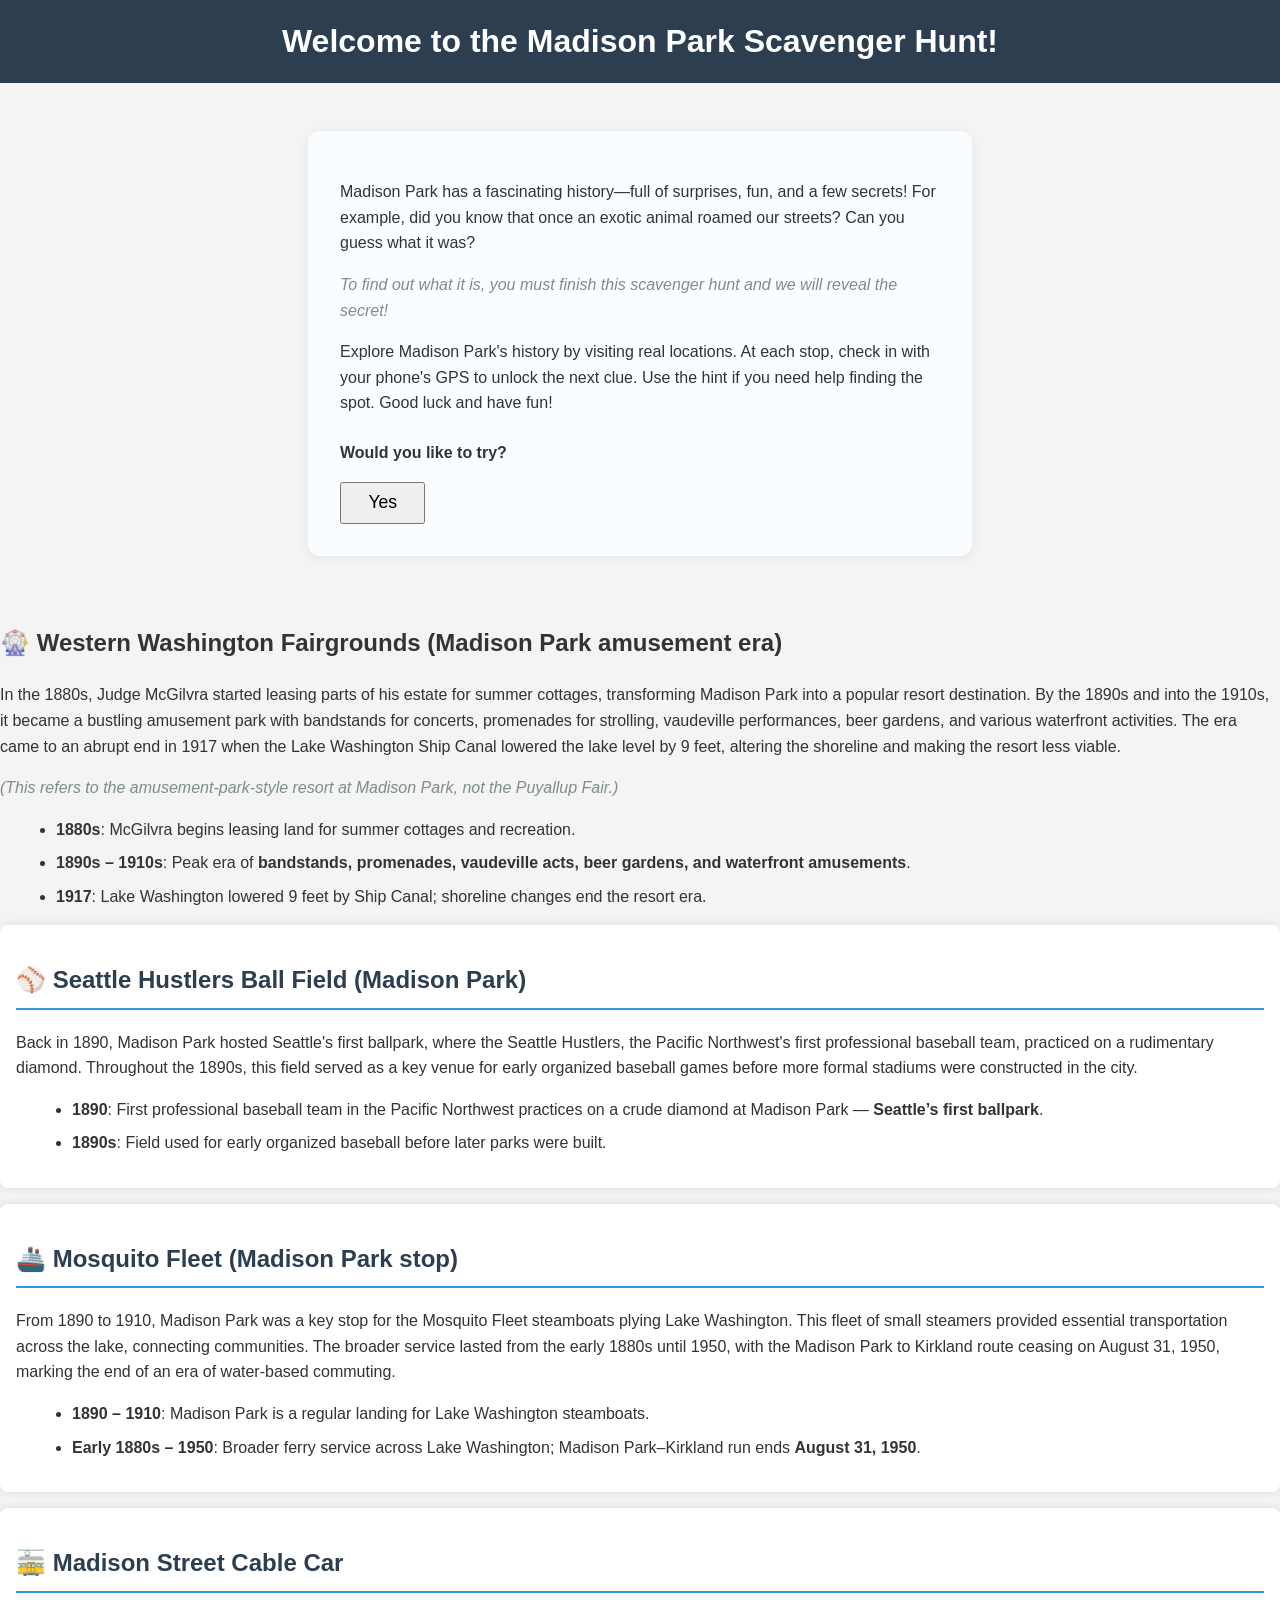
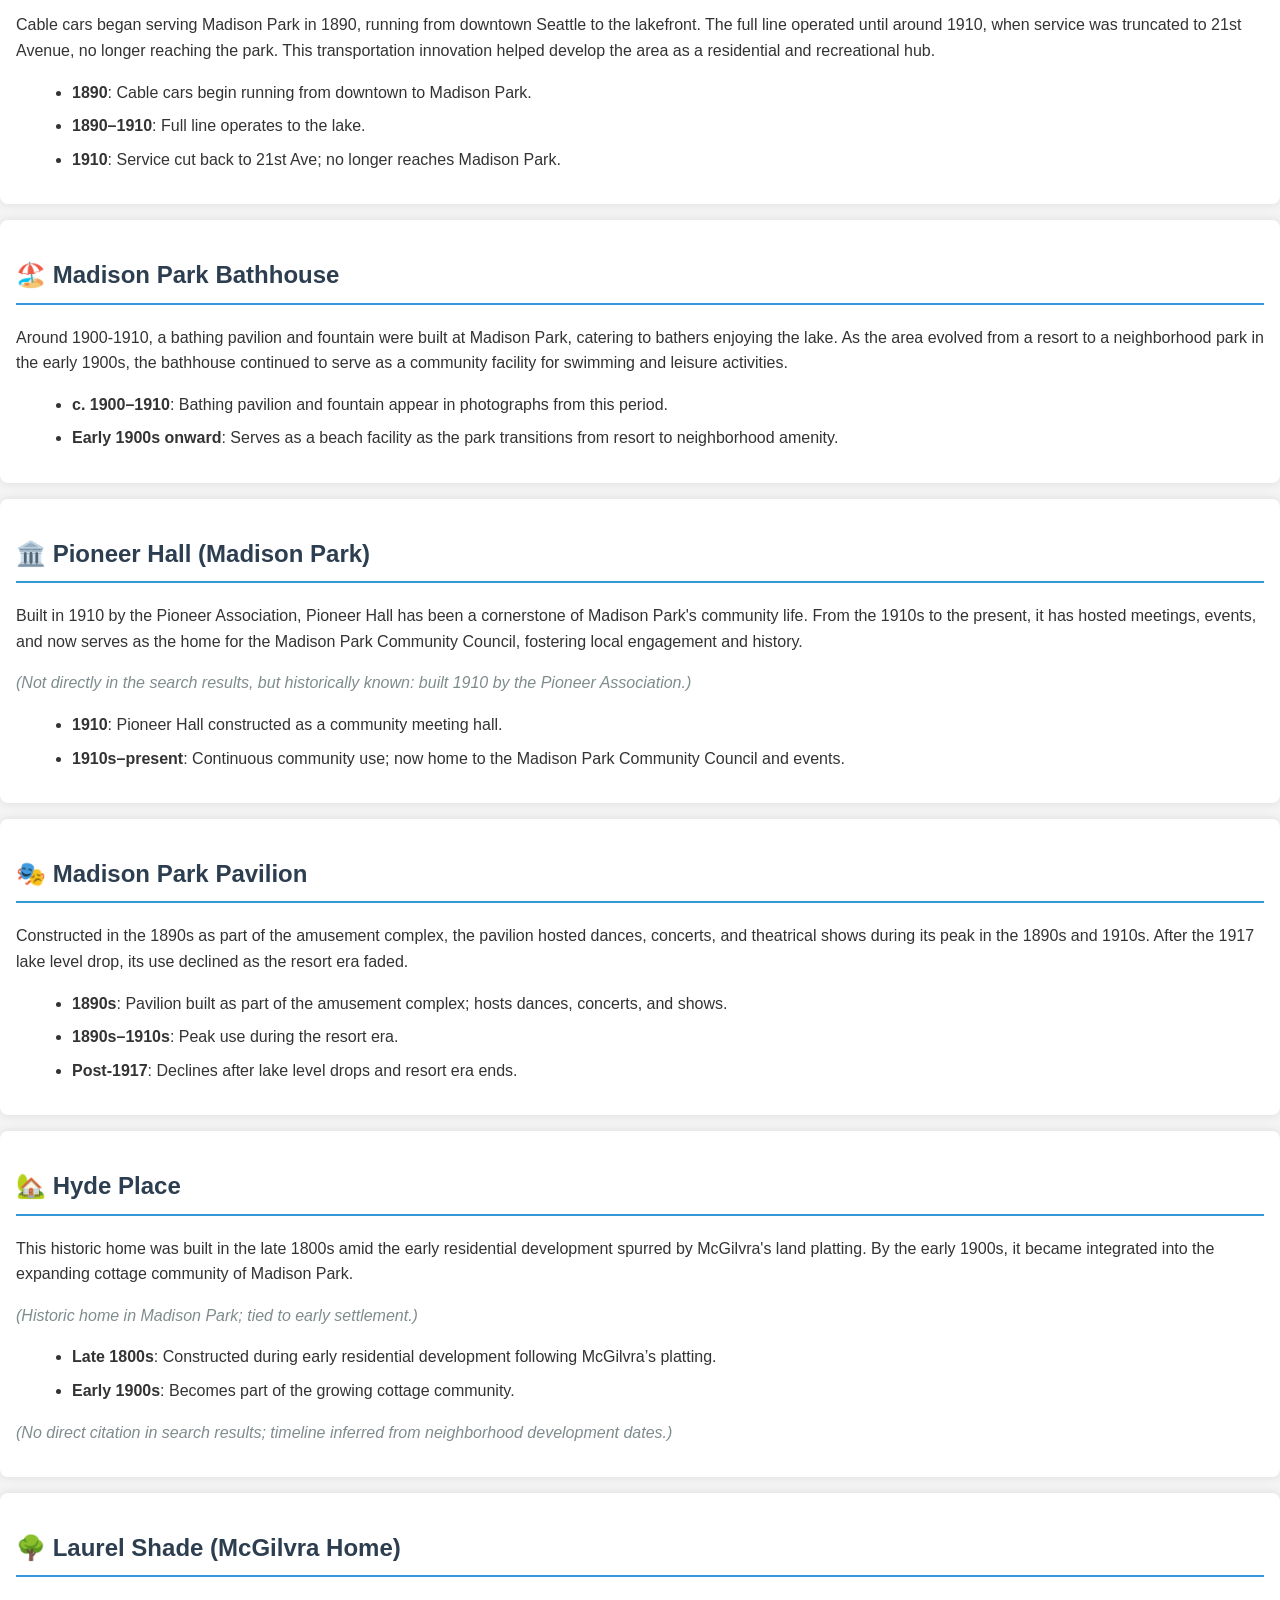
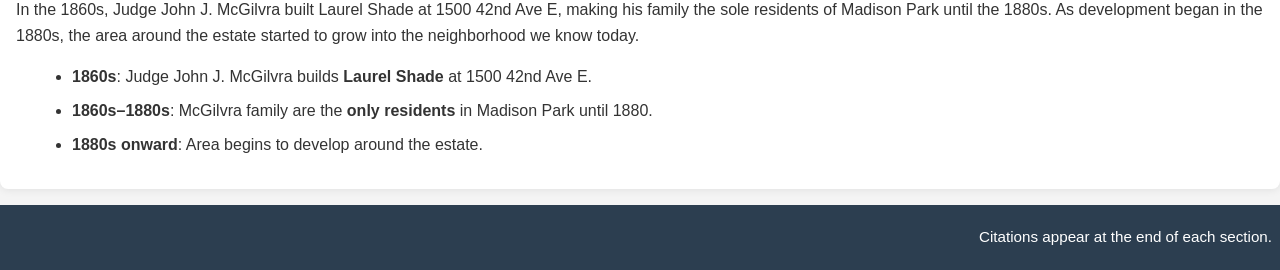
<file: index.html>
<!DOCTYPE html>
<html lang="en">
<head>
    <meta charset="UTF-8">
    <meta name="viewport" content="width=device-width, initial-scale=1.0">
    <title>Madison Park Historical Timeline</title>
    <link rel="stylesheet" href="style.css">
</head>
<body>
    <header>
        <h1>Welcome to the Madison Park Scavenger Hunt!</h1>
    </header>
    <main>
        <div style="max-width:600px;margin:2em auto;padding:2em;background:#fafdff;border-radius:12px;box-shadow:0 2px 12px #0001;">
            <p>Madison Park has a fascinating history—full of surprises, fun, and a few secrets! For example, did you know that once an exotic animal roamed our streets? Can you guess what it was?</p>
            <p style="margin:0;"><em>To find out what it is, you must finish this scavenger hunt and we will reveal the secret!</em></p>
            <p>Explore Madison Park's history by visiting real locations. At each stop, check in with your phone's GPS to unlock the next clue. Use the hint if you need help finding the spot. Good luck and have fun!</p>
            <div style="margin:1.5em 0 1em 0;font-weight:bold;">Would you like to try?</div>
            <button id="start-hunt-btn" style="font-size:1.1em;padding:0.5em 1.5em;">Yes</button>
        </div>
    </main>
    <script>
    document.addEventListener('DOMContentLoaded', function() {
        var btn = document.getElementById('start-hunt-btn');
        if (btn) {
            btn.onclick = function() {
                window.location.href = 'game.html';
            };
        }
    });
    </script>
            <h2>🎡 Western Washington Fairgrounds (Madison Park amusement era)</h2>
            <p>In the 1880s, Judge McGilvra started leasing parts of his estate for summer cottages, transforming Madison Park into a popular resort destination. By the 1890s and into the 1910s, it became a bustling amusement park with bandstands for concerts, promenades for strolling, vaudeville performances, beer gardens, and various waterfront activities. The era came to an abrupt end in 1917 when the Lake Washington Ship Canal lowered the lake level by 9 feet, altering the shoreline and making the resort less viable.</p>
            <p><em>(This refers to the amusement-park-style resort at Madison Park, not the Puyallup Fair.)</em></p>
            <ul>
                <li><strong>1880s</strong>: McGilvra begins leasing land for summer cottages and recreation.</li>
                <li><strong>1890s – 1910s</strong>: Peak era of <strong>bandstands, promenades, vaudeville acts, beer gardens, and waterfront amusements</strong>.</li>
                <li><strong>1917</strong>: Lake Washington lowered 9 feet by Ship Canal; shoreline changes end the resort era.</li>
            </ul>
        </section>

        <section id="ballfield">
            <h2>⚾ Seattle Hustlers Ball Field (Madison Park)</h2>
            <p>Back in 1890, Madison Park hosted Seattle's first ballpark, where the Seattle Hustlers, the Pacific Northwest's first professional baseball team, practiced on a rudimentary diamond. Throughout the 1890s, this field served as a key venue for early organized baseball games before more formal stadiums were constructed in the city.</p>
            <ul>
                <li><strong>1890</strong>: First professional baseball team in the Pacific Northwest practices on a crude diamond at Madison Park — <strong>Seattle’s first ballpark</strong>.</li>
                <li><strong>1890s</strong>: Field used for early organized baseball before later parks were built.</li>
            </ul>
        </section>

        <section id="mosquito">
            <h2>🚢 Mosquito Fleet (Madison Park stop)</h2>
            <p>From 1890 to 1910, Madison Park was a key stop for the Mosquito Fleet steamboats plying Lake Washington. This fleet of small steamers provided essential transportation across the lake, connecting communities. The broader service lasted from the early 1880s until 1950, with the Madison Park to Kirkland route ceasing on August 31, 1950, marking the end of an era of water-based commuting.</p>
            <ul>
                <li><strong>1890 – 1910</strong>: Madison Park is a regular landing for Lake Washington steamboats.</li>
                <li><strong>Early 1880s – 1950</strong>: Broader ferry service across Lake Washington; Madison Park–Kirkland run ends <strong>August 31, 1950</strong>.</li>
            </ul>
        </section>

        <section id="cablecar">
            <h2>🚋 Madison Street Cable Car</h2>
            <p>Cable cars began serving Madison Park in 1890, running from downtown Seattle to the lakefront. The full line operated until around 1910, when service was truncated to 21st Avenue, no longer reaching the park. This transportation innovation helped develop the area as a residential and recreational hub.</p>
            <ul>
                <li><strong>1890</strong>: Cable cars begin running from downtown to Madison Park.</li>
                <li><strong>1890–1910</strong>: Full line operates to the lake.</li>
                <li><strong>1910</strong>: Service cut back to 21st Ave; no longer reaches Madison Park.</li>
            </ul>
        </section>

        <section id="bathhouse">
            <h2>🏖️ Madison Park Bathhouse</h2>
            <p>Around 1900-1910, a bathing pavilion and fountain were built at Madison Park, catering to bathers enjoying the lake. As the area evolved from a resort to a neighborhood park in the early 1900s, the bathhouse continued to serve as a community facility for swimming and leisure activities.</p>
            <ul>
                <li><strong>c. 1900–1910</strong>: Bathing pavilion and fountain appear in photographs from this period.</li>
                <li><strong>Early 1900s onward</strong>: Serves as a beach facility as the park transitions from resort to neighborhood amenity.</li>
            </ul>
        </section>

        <section id="pioneer">
            <h2>🏛️ Pioneer Hall (Madison Park)</h2>
            <p>Built in 1910 by the Pioneer Association, Pioneer Hall has been a cornerstone of Madison Park's community life. From the 1910s to the present, it has hosted meetings, events, and now serves as the home for the Madison Park Community Council, fostering local engagement and history.</p>
            <p><em>(Not directly in the search results, but historically known: built 1910 by the Pioneer Association.)</em></p>
            <ul>
                <li><strong>1910</strong>: Pioneer Hall constructed as a community meeting hall.</li>
                <li><strong>1910s–present</strong>: Continuous community use; now home to the Madison Park Community Council and events.</li>
            </ul>
        </section>

        <section id="pavilion">
            <h2>🎭 Madison Park Pavilion</h2>
            <p>Constructed in the 1890s as part of the amusement complex, the pavilion hosted dances, concerts, and theatrical shows during its peak in the 1890s and 1910s. After the 1917 lake level drop, its use declined as the resort era faded.</p>
            <ul>
                <li><strong>1890s</strong>: Pavilion built as part of the amusement complex; hosts dances, concerts, and shows.</li>
                <li><strong>1890s–1910s</strong>: Peak use during the resort era.</li>
                <li><strong>Post‑1917</strong>: Declines after lake level drops and resort era ends.</li>
            </ul>
        </section>

        <section id="hyde">
            <h2>🏡 Hyde Place</h2>
            <p>This historic home was built in the late 1800s amid the early residential development spurred by McGilvra's land platting. By the early 1900s, it became integrated into the expanding cottage community of Madison Park.</p>
            <p><em>(Historic home in Madison Park; tied to early settlement.)</em></p>
            <ul>
                <li><strong>Late 1800s</strong>: Constructed during early residential development following McGilvra’s platting.</li>
                <li><strong>Early 1900s</strong>: Becomes part of the growing cottage community.</li>
            </ul>
            <p><em>(No direct citation in search results; timeline inferred from neighborhood development dates.)</em></p>
        </section>

        <section id="laurel">
            <h2>🌳 Laurel Shade (McGilvra Home)</h2>
            <p>In the 1860s, Judge John J. McGilvra built Laurel Shade at 1500 42nd Ave E, making his family the sole residents of Madison Park until the 1880s. As development began in the 1880s, the area around the estate started to grow into the neighborhood we know today.</p>
            <ul>
                <li><strong>1860s</strong>: Judge John J. McGilvra builds <strong>Laurel Shade</strong> at 1500 42nd Ave E.</li>
                <li><strong>1860s–1880s</strong>: McGilvra family are the <strong>only residents</strong> in Madison Park until 1880.</li>
                <li><strong>1880s onward</strong>: Area begins to develop around the estate.</li>
            </ul>
        </section>
    </main>
    <footer>
        <p>Citations appear at the end of each section.</p>
    </footer>
</body>
</html>
</file>
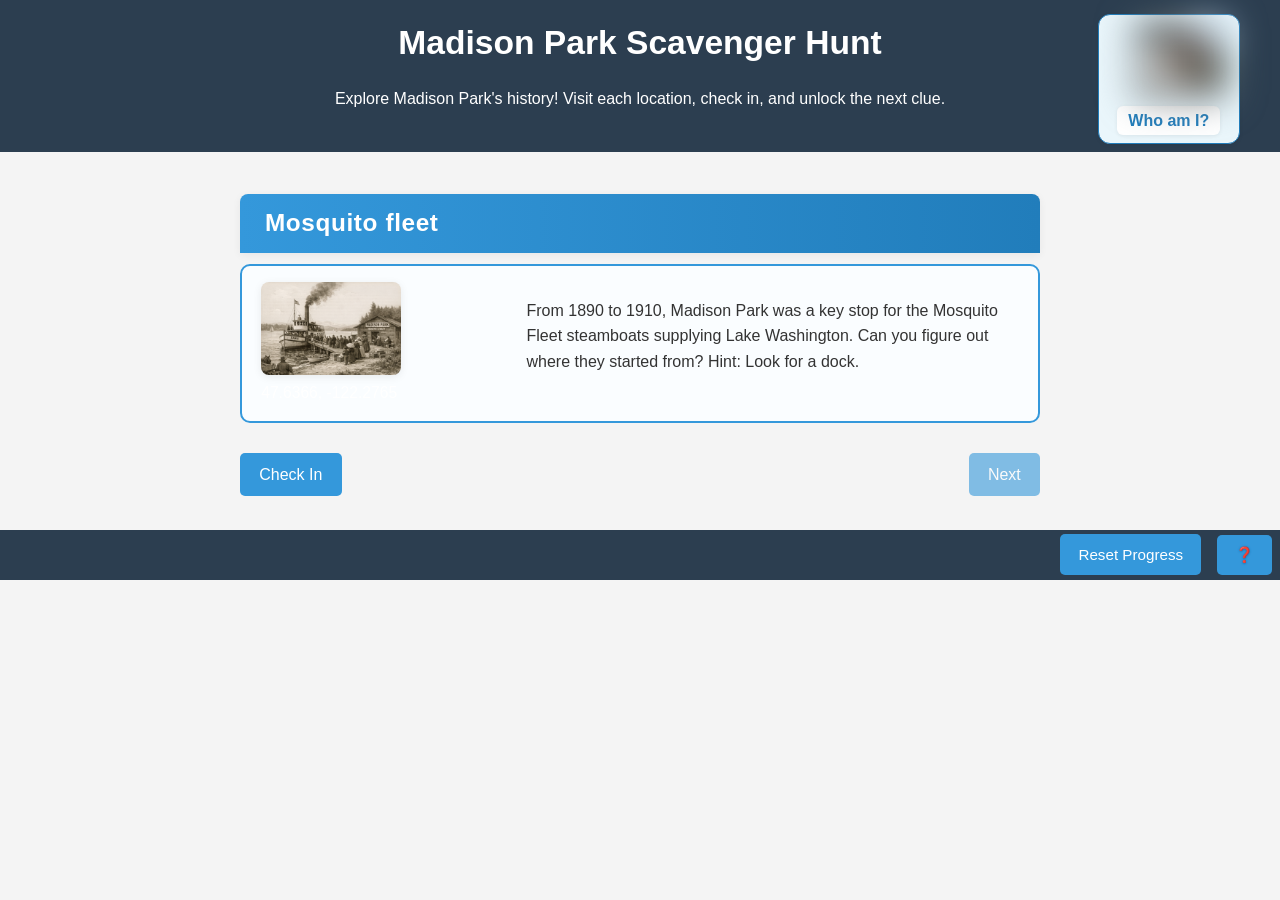
<file: game.html>
<!DOCTYPE html>
<html lang="en">
<head>
    <meta charset="UTF-8">
    <meta name="viewport" content="width=device-width, initial-scale=1.0">
    <title>Madison Park Scavenger Hunt Game</title>
    <link rel="stylesheet" href="style.css">
    <link rel="stylesheet" href="header-queenie.css">
</head>
<body>
    <header>
        <div class="header-queenie-container">
            <span class="header-queenie-title">Madison Park Scavenger Hunt</span>
            <div class="header-queenie-cell-wrapper">
                <div class="header-queenie-cell">
                    <img class="header-queenie-img" src="img/Queenie.png" alt="Secret animal" />
                    <div class="whoami-title">Who am I?</div>
                </div>
            </div>
        </div>
        <p>Explore Madison Park's history! Visit each location, check in, and unlock the next clue.</p>
    </header>
    <main id="game">
        <div id="locations"></div>
        <div id="distance-indicator-container" style="display:none;margin:1em 0;">
            <div class="compass-queenie-row align-left">
                <div class="compass-queenie-flex align-left" style="flex:1;">
                    <canvas id="crosshairs-canvas" width="140" height="140" style="border:1px solid #888;background:#fafdff;"></canvas>
                </div>
            </div>
            <div class="compass-labels-under" style="display:flex;flex-direction:column;align-items:flex-start;margin-left:0.2em;margin-top:0.5em;">
                <span id="distance-indicator-label" style="min-width:120px;display:inline-block;"></span>
                <span id="gps-coords" style="font-size:0.98em;color:#555;"></span>
            </div>
        </div>
    </main>
        <footer>
            <button id="reset-progress-btn" class="reset-question-btn">Reset Progress</button>
            <span class="hint-icon" id="footer-hint-icon" tabindex="0" title="I need a hint"><span style="color:#fff;">&#x2753;</span></span>
        </footer>
    <script src="game.js"></script>
</body>
</html>
</file>
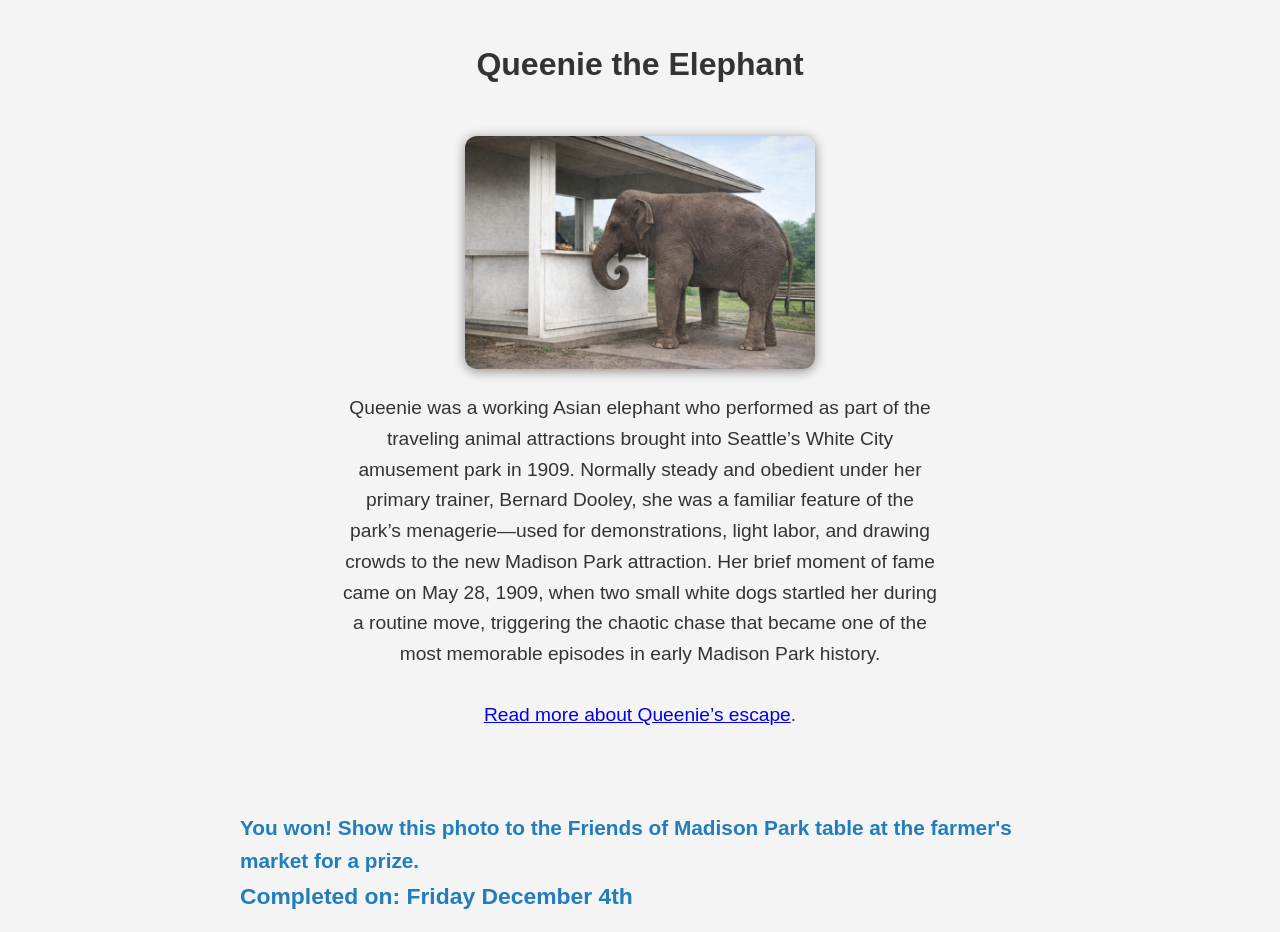
<file: queenie.html>
<!DOCTYPE html>
<html lang="en">
<head>
    <meta charset="UTF-8">
    <meta name="viewport" content="width=device-width, initial-scale=1.0">
    <title>Meet Queenie the Elephant</title>
    <link rel="stylesheet" href="style.css">
</head>
<body>
    <main style="display:flex;flex-direction:column;align-items:center;justify-content:center;min-height:100vh;">
        <h1>Queenie the Elephant</h1>
        <img src="img/Queenie.png" alt="Queenie the Elephant" style="max-width:350px;width:90vw;border-radius:12px;box-shadow:0 2px 12px #888;margin:1.5em 0;">
        <div id="queenie-text" style="font-size:1.2em;max-width:600px;text-align:center;margin-bottom:2em;"></div>
        <div id="prize-message" style="font-size:1.3em;font-weight:bold;color:#217dbb;margin-top:2em;"></div>
    </main>
    <script>
    document.getElementById('queenie-text').innerHTML = `Queenie was a working Asian elephant who performed as part of the traveling animal attractions brought into Seattle’s White City amusement park in 1909. Normally steady and obedient under her primary trainer, Bernard Dooley, she was a familiar feature of the park’s menagerie—used for demonstrations, light labor, and drawing crowds to the new Madison Park attraction. Her brief moment of fame came on May 28, 1909, when two small white dogs startled her during a routine move, triggering the chaotic chase that became one of the most memorable episodes in early Madison Park history. <br><br><a href="https://www.historylink.org/File/7652" target="_blank" rel="noopener">Read more about Queenie’s escape</a>.`;
    // Add completion date to prize message
    function ordinal(n) {
        if (n > 3 && n < 21) return n + 'th';
        switch (n % 10) {
            case 1: return n + "st";
            case 2: return n + "nd";
            case 3: return n + "rd";
            default: return n + "th";
        }
    }
    const dateObj = new Date();
    const days = ["Sunday", "Monday", "Tuesday", "Wednesday", "Thursday", "Friday", "Saturday"];
    const months = ["January", "February", "March", "April", "May", "June", "July", "August", "September", "October", "November", "December"];
    const day = days[dateObj.getDay()];
    const month = months[dateObj.getMonth()];
    const date = dateObj.getDate();
    const dateStr = `${day} ${month} ${ordinal(date)}`;
    document.getElementById('prize-message').innerHTML = `You won! Show this photo to the Friends of Madison Park table at the farmer's market for a prize.<br><span style="font-size:1.1em;">Completed on: ${dateStr}</span>`;
    </script>
</body>
</html>
</file>
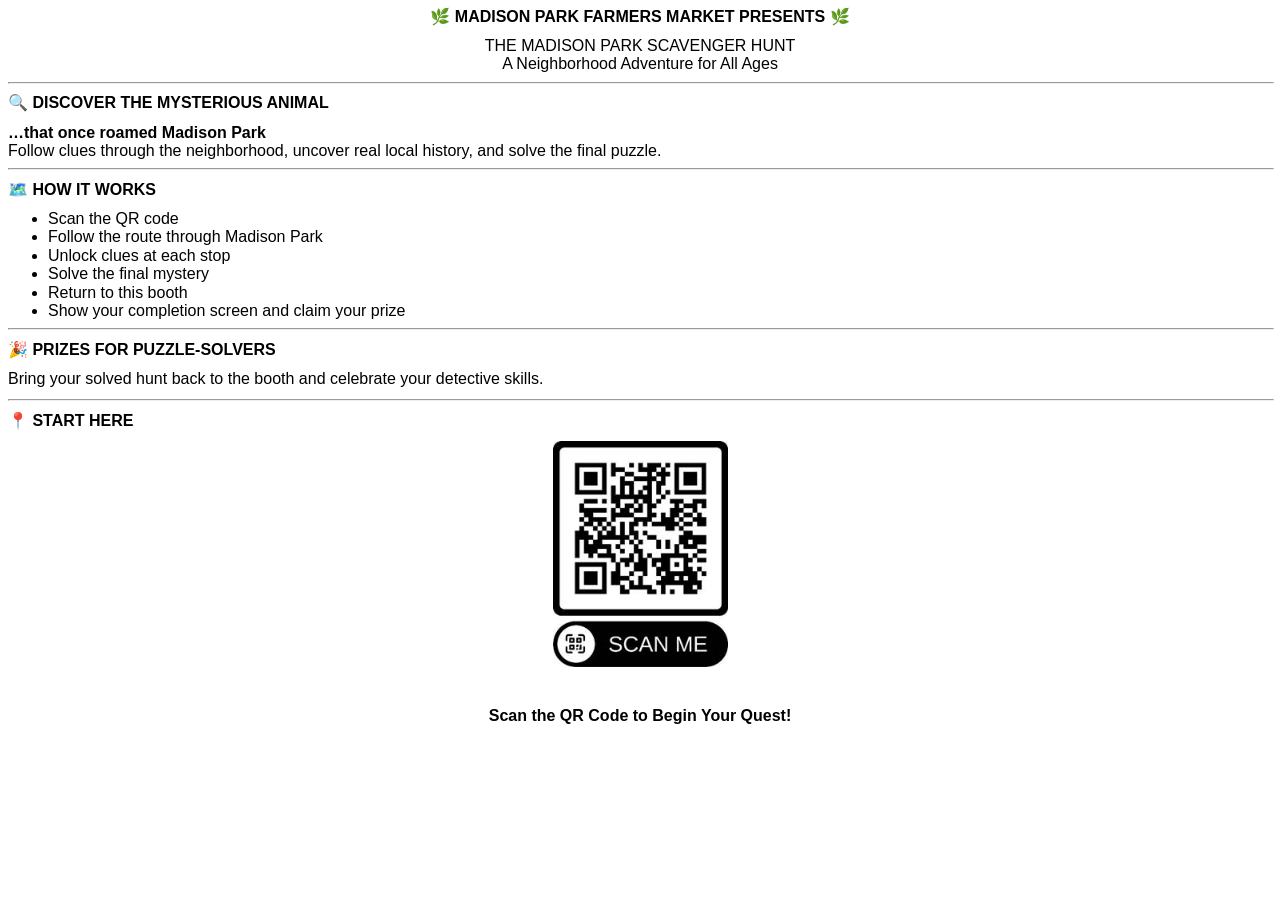
<file: Scavenger Hunt.htm>
<html xmlns:v="urn:schemas-microsoft-com:vml"
xmlns:o="urn:schemas-microsoft-com:office:office"
xmlns:w="urn:schemas-microsoft-com:office:word"
xmlns:m="http://schemas.microsoft.com/office/2004/12/omml"
xmlns="http://www.w3.org/TR/REC-html40">

<head>
<meta http-equiv=Content-Type content="text/html; charset=windows-1252">
<meta name=ProgId content=Word.Document>
<meta name=Generator content="Microsoft Word 15">
<meta name=Originator content="Microsoft Word 15">
<link rel=File-List href="Scavenger%20Hunt_files/filelist.xml">
<link rel=Edit-Time-Data href="Scavenger%20Hunt_files/editdata.mso">
<!--[if !mso]>
<style>
v\:* {behavior:url(#default#VML);}
o\:* {behavior:url(#default#VML);}
w\:* {behavior:url(#default#VML);}
.shape {behavior:url(#default#VML);}
</style>
<![endif]--><!--[if gte mso 9]><xml>
 <o:DocumentProperties>
  <o:Author>kevin larkin</o:Author>
  <o:Template>Normal</o:Template>
  <o:LastAuthor>kevin larkin</o:LastAuthor>
  <o:Revision>2</o:Revision>
  <o:TotalTime>21</o:TotalTime>
  <o:Created>2026-05-11T13:36:00Z</o:Created>
  <o:LastSaved>2026-05-11T13:36:00Z</o:LastSaved>
  <o:Pages>1</o:Pages>
  <o:Words>94</o:Words>
  <o:Characters>541</o:Characters>
  <o:Lines>4</o:Lines>
  <o:Paragraphs>1</o:Paragraphs>
  <o:CharactersWithSpaces>634</o:CharactersWithSpaces>
  <o:Version>16.00</o:Version>
 </o:DocumentProperties>
 <o:OfficeDocumentSettings>
  <o:AllowPNG/>
 </o:OfficeDocumentSettings>
</xml><![endif]-->
<link rel=themeData href="Scavenger%20Hunt_files/themedata.thmx">
<link rel=colorSchemeMapping
href="Scavenger%20Hunt_files/colorschememapping.xml">
<!--[if gte mso 9]><xml>
 <w:WordDocument>
  <w:SpellingState>Clean</w:SpellingState>
  <w:GrammarState>Clean</w:GrammarState>
  <w:TrackMoves>false</w:TrackMoves>
  <w:TrackFormatting/>
  <w:PunctuationKerning/>
  <w:ValidateAgainstSchemas/>
  <w:SaveIfXMLInvalid>false</w:SaveIfXMLInvalid>
  <w:IgnoreMixedContent>false</w:IgnoreMixedContent>
  <w:AlwaysShowPlaceholderText>false</w:AlwaysShowPlaceholderText>
  <w:DoNotPromoteQF/>
  <w:LidThemeOther>EN-US</w:LidThemeOther>
  <w:LidThemeAsian>X-NONE</w:LidThemeAsian>
  <w:LidThemeComplexScript>X-NONE</w:LidThemeComplexScript>
  <w:Compatibility>
   <w:BreakWrappedTables/>
   <w:SnapToGridInCell/>
   <w:WrapTextWithPunct/>
   <w:UseAsianBreakRules/>
   <w:DontGrowAutofit/>
   <w:SplitPgBreakAndParaMark/>
   <w:EnableOpenTypeKerning/>
   <w:DontFlipMirrorIndents/>
   <w:OverrideTableStyleHps/>
  </w:Compatibility>
  <m:mathPr>
   <m:mathFont m:val="Cambria Math"/>
   <m:brkBin m:val="before"/>
   <m:brkBinSub m:val="&#45;-"/>
   <m:smallFrac m:val="off"/>
   <m:dispDef/>
   <m:lMargin m:val="0"/>
   <m:rMargin m:val="0"/>
   <m:defJc m:val="centerGroup"/>
   <m:wrapIndent m:val="1440"/>
   <m:intLim m:val="subSup"/>
   <m:naryLim m:val="undOvr"/>
  </m:mathPr></w:WordDocument>
</xml><![endif]--><!--[if gte mso 9]><xml>
 <w:LatentStyles DefLockedState="false" DefUnhideWhenUsed="false"
  DefSemiHidden="false" DefQFormat="false" DefPriority="99"
  LatentStyleCount="376">
  <w:LsdException Locked="false" Priority="0" QFormat="true" Name="Normal"/>
  <w:LsdException Locked="false" Priority="9" QFormat="true" Name="heading 1"/>
  <w:LsdException Locked="false" Priority="9" SemiHidden="true"
   UnhideWhenUsed="true" QFormat="true" Name="heading 2"/>
  <w:LsdException Locked="false" Priority="9" SemiHidden="true"
   UnhideWhenUsed="true" QFormat="true" Name="heading 3"/>
  <w:LsdException Locked="false" Priority="9" SemiHidden="true"
   UnhideWhenUsed="true" QFormat="true" Name="heading 4"/>
  <w:LsdException Locked="false" Priority="9" SemiHidden="true"
   UnhideWhenUsed="true" QFormat="true" Name="heading 5"/>
  <w:LsdException Locked="false" Priority="9" SemiHidden="true"
   UnhideWhenUsed="true" QFormat="true" Name="heading 6"/>
  <w:LsdException Locked="false" Priority="9" SemiHidden="true"
   UnhideWhenUsed="true" QFormat="true" Name="heading 7"/>
  <w:LsdException Locked="false" Priority="9" SemiHidden="true"
   UnhideWhenUsed="true" QFormat="true" Name="heading 8"/>
  <w:LsdException Locked="false" Priority="9" SemiHidden="true"
   UnhideWhenUsed="true" QFormat="true" Name="heading 9"/>
  <w:LsdException Locked="false" SemiHidden="true" UnhideWhenUsed="true"
   Name="index 1"/>
  <w:LsdException Locked="false" SemiHidden="true" UnhideWhenUsed="true"
   Name="index 2"/>
  <w:LsdException Locked="false" SemiHidden="true" UnhideWhenUsed="true"
   Name="index 3"/>
  <w:LsdException Locked="false" SemiHidden="true" UnhideWhenUsed="true"
   Name="index 4"/>
  <w:LsdException Locked="false" SemiHidden="true" UnhideWhenUsed="true"
   Name="index 5"/>
  <w:LsdException Locked="false" SemiHidden="true" UnhideWhenUsed="true"
   Name="index 6"/>
  <w:LsdException Locked="false" SemiHidden="true" UnhideWhenUsed="true"
   Name="index 7"/>
  <w:LsdException Locked="false" SemiHidden="true" UnhideWhenUsed="true"
   Name="index 8"/>
  <w:LsdException Locked="false" SemiHidden="true" UnhideWhenUsed="true"
   Name="index 9"/>
  <w:LsdException Locked="false" Priority="39" SemiHidden="true"
   UnhideWhenUsed="true" Name="toc 1"/>
  <w:LsdException Locked="false" Priority="39" SemiHidden="true"
   UnhideWhenUsed="true" Name="toc 2"/>
  <w:LsdException Locked="false" Priority="39" SemiHidden="true"
   UnhideWhenUsed="true" Name="toc 3"/>
  <w:LsdException Locked="false" Priority="39" SemiHidden="true"
   UnhideWhenUsed="true" Name="toc 4"/>
  <w:LsdException Locked="false" Priority="39" SemiHidden="true"
   UnhideWhenUsed="true" Name="toc 5"/>
  <w:LsdException Locked="false" Priority="39" SemiHidden="true"
   UnhideWhenUsed="true" Name="toc 6"/>
  <w:LsdException Locked="false" Priority="39" SemiHidden="true"
   UnhideWhenUsed="true" Name="toc 7"/>
  <w:LsdException Locked="false" Priority="39" SemiHidden="true"
   UnhideWhenUsed="true" Name="toc 8"/>
  <w:LsdException Locked="false" Priority="39" SemiHidden="true"
   UnhideWhenUsed="true" Name="toc 9"/>
  <w:LsdException Locked="false" SemiHidden="true" UnhideWhenUsed="true"
   Name="Normal Indent"/>
  <w:LsdException Locked="false" SemiHidden="true" UnhideWhenUsed="true"
   Name="footnote text"/>
  <w:LsdException Locked="false" SemiHidden="true" UnhideWhenUsed="true"
   Name="annotation text"/>
  <w:LsdException Locked="false" SemiHidden="true" UnhideWhenUsed="true"
   Name="header"/>
  <w:LsdException Locked="false" SemiHidden="true" UnhideWhenUsed="true"
   Name="footer"/>
  <w:LsdException Locked="false" SemiHidden="true" UnhideWhenUsed="true"
   Name="index heading"/>
  <w:LsdException Locked="false" Priority="35" SemiHidden="true"
   UnhideWhenUsed="true" QFormat="true" Name="caption"/>
  <w:LsdException Locked="false" SemiHidden="true" UnhideWhenUsed="true"
   Name="table of figures"/>
  <w:LsdException Locked="false" SemiHidden="true" UnhideWhenUsed="true"
   Name="envelope address"/>
  <w:LsdException Locked="false" SemiHidden="true" UnhideWhenUsed="true"
   Name="envelope return"/>
  <w:LsdException Locked="false" SemiHidden="true" UnhideWhenUsed="true"
   Name="footnote reference"/>
  <w:LsdException Locked="false" SemiHidden="true" UnhideWhenUsed="true"
   Name="annotation reference"/>
  <w:LsdException Locked="false" SemiHidden="true" UnhideWhenUsed="true"
   Name="line number"/>
  <w:LsdException Locked="false" SemiHidden="true" UnhideWhenUsed="true"
   Name="page number"/>
  <w:LsdException Locked="false" SemiHidden="true" UnhideWhenUsed="true"
   Name="endnote reference"/>
  <w:LsdException Locked="false" SemiHidden="true" UnhideWhenUsed="true"
   Name="endnote text"/>
  <w:LsdException Locked="false" SemiHidden="true" UnhideWhenUsed="true"
   Name="table of authorities"/>
  <w:LsdException Locked="false" SemiHidden="true" UnhideWhenUsed="true"
   Name="macro"/>
  <w:LsdException Locked="false" SemiHidden="true" UnhideWhenUsed="true"
   Name="toa heading"/>
  <w:LsdException Locked="false" SemiHidden="true" UnhideWhenUsed="true"
   Name="List"/>
  <w:LsdException Locked="false" SemiHidden="true" UnhideWhenUsed="true"
   Name="List Bullet"/>
  <w:LsdException Locked="false" SemiHidden="true" UnhideWhenUsed="true"
   Name="List Number"/>
  <w:LsdException Locked="false" SemiHidden="true" UnhideWhenUsed="true"
   Name="List 2"/>
  <w:LsdException Locked="false" SemiHidden="true" UnhideWhenUsed="true"
   Name="List 3"/>
  <w:LsdException Locked="false" SemiHidden="true" UnhideWhenUsed="true"
   Name="List 4"/>
  <w:LsdException Locked="false" SemiHidden="true" UnhideWhenUsed="true"
   Name="List 5"/>
  <w:LsdException Locked="false" SemiHidden="true" UnhideWhenUsed="true"
   Name="List Bullet 2"/>
  <w:LsdException Locked="false" SemiHidden="true" UnhideWhenUsed="true"
   Name="List Bullet 3"/>
  <w:LsdException Locked="false" SemiHidden="true" UnhideWhenUsed="true"
   Name="List Bullet 4"/>
  <w:LsdException Locked="false" SemiHidden="true" UnhideWhenUsed="true"
   Name="List Bullet 5"/>
  <w:LsdException Locked="false" SemiHidden="true" UnhideWhenUsed="true"
   Name="List Number 2"/>
  <w:LsdException Locked="false" SemiHidden="true" UnhideWhenUsed="true"
   Name="List Number 3"/>
  <w:LsdException Locked="false" SemiHidden="true" UnhideWhenUsed="true"
   Name="List Number 4"/>
  <w:LsdException Locked="false" SemiHidden="true" UnhideWhenUsed="true"
   Name="List Number 5"/>
  <w:LsdException Locked="false" Priority="10" QFormat="true" Name="Title"/>
  <w:LsdException Locked="false" SemiHidden="true" UnhideWhenUsed="true"
   Name="Closing"/>
  <w:LsdException Locked="false" SemiHidden="true" UnhideWhenUsed="true"
   Name="Signature"/>
  <w:LsdException Locked="false" Priority="1" SemiHidden="true"
   UnhideWhenUsed="true" Name="Default Paragraph Font"/>
  <w:LsdException Locked="false" SemiHidden="true" UnhideWhenUsed="true"
   Name="Body Text"/>
  <w:LsdException Locked="false" SemiHidden="true" UnhideWhenUsed="true"
   Name="Body Text Indent"/>
  <w:LsdException Locked="false" SemiHidden="true" UnhideWhenUsed="true"
   Name="List Continue"/>
  <w:LsdException Locked="false" SemiHidden="true" UnhideWhenUsed="true"
   Name="List Continue 2"/>
  <w:LsdException Locked="false" SemiHidden="true" UnhideWhenUsed="true"
   Name="List Continue 3"/>
  <w:LsdException Locked="false" SemiHidden="true" UnhideWhenUsed="true"
   Name="List Continue 4"/>
  <w:LsdException Locked="false" SemiHidden="true" UnhideWhenUsed="true"
   Name="List Continue 5"/>
  <w:LsdException Locked="false" SemiHidden="true" UnhideWhenUsed="true"
   Name="Message Header"/>
  <w:LsdException Locked="false" Priority="11" QFormat="true" Name="Subtitle"/>
  <w:LsdException Locked="false" SemiHidden="true" UnhideWhenUsed="true"
   Name="Salutation"/>
  <w:LsdException Locked="false" SemiHidden="true" UnhideWhenUsed="true"
   Name="Date"/>
  <w:LsdException Locked="false" SemiHidden="true" UnhideWhenUsed="true"
   Name="Body Text First Indent"/>
  <w:LsdException Locked="false" SemiHidden="true" UnhideWhenUsed="true"
   Name="Body Text First Indent 2"/>
  <w:LsdException Locked="false" SemiHidden="true" UnhideWhenUsed="true"
   Name="Note Heading"/>
  <w:LsdException Locked="false" SemiHidden="true" UnhideWhenUsed="true"
   Name="Body Text 2"/>
  <w:LsdException Locked="false" SemiHidden="true" UnhideWhenUsed="true"
   Name="Body Text 3"/>
  <w:LsdException Locked="false" SemiHidden="true" UnhideWhenUsed="true"
   Name="Body Text Indent 2"/>
  <w:LsdException Locked="false" SemiHidden="true" UnhideWhenUsed="true"
   Name="Body Text Indent 3"/>
  <w:LsdException Locked="false" SemiHidden="true" UnhideWhenUsed="true"
   Name="Block Text"/>
  <w:LsdException Locked="false" SemiHidden="true" UnhideWhenUsed="true"
   Name="Hyperlink"/>
  <w:LsdException Locked="false" SemiHidden="true" UnhideWhenUsed="true"
   Name="FollowedHyperlink"/>
  <w:LsdException Locked="false" Priority="22" QFormat="true" Name="Strong"/>
  <w:LsdException Locked="false" Priority="20" QFormat="true" Name="Emphasis"/>
  <w:LsdException Locked="false" SemiHidden="true" UnhideWhenUsed="true"
   Name="Document Map"/>
  <w:LsdException Locked="false" SemiHidden="true" UnhideWhenUsed="true"
   Name="Plain Text"/>
  <w:LsdException Locked="false" SemiHidden="true" UnhideWhenUsed="true"
   Name="E-mail Signature"/>
  <w:LsdException Locked="false" SemiHidden="true" UnhideWhenUsed="true"
   Name="HTML Top of Form"/>
  <w:LsdException Locked="false" SemiHidden="true" UnhideWhenUsed="true"
   Name="HTML Bottom of Form"/>
  <w:LsdException Locked="false" SemiHidden="true" UnhideWhenUsed="true"
   Name="Normal (Web)"/>
  <w:LsdException Locked="false" SemiHidden="true" UnhideWhenUsed="true"
   Name="HTML Acronym"/>
  <w:LsdException Locked="false" SemiHidden="true" UnhideWhenUsed="true"
   Name="HTML Address"/>
  <w:LsdException Locked="false" SemiHidden="true" UnhideWhenUsed="true"
   Name="HTML Cite"/>
  <w:LsdException Locked="false" SemiHidden="true" UnhideWhenUsed="true"
   Name="HTML Code"/>
  <w:LsdException Locked="false" SemiHidden="true" UnhideWhenUsed="true"
   Name="HTML Definition"/>
  <w:LsdException Locked="false" SemiHidden="true" UnhideWhenUsed="true"
   Name="HTML Keyboard"/>
  <w:LsdException Locked="false" SemiHidden="true" UnhideWhenUsed="true"
   Name="HTML Preformatted"/>
  <w:LsdException Locked="false" SemiHidden="true" UnhideWhenUsed="true"
   Name="HTML Sample"/>
  <w:LsdException Locked="false" SemiHidden="true" UnhideWhenUsed="true"
   Name="HTML Typewriter"/>
  <w:LsdException Locked="false" SemiHidden="true" UnhideWhenUsed="true"
   Name="HTML Variable"/>
  <w:LsdException Locked="false" SemiHidden="true" UnhideWhenUsed="true"
   Name="Normal Table"/>
  <w:LsdException Locked="false" SemiHidden="true" UnhideWhenUsed="true"
   Name="annotation subject"/>
  <w:LsdException Locked="false" SemiHidden="true" UnhideWhenUsed="true"
   Name="No List"/>
  <w:LsdException Locked="false" SemiHidden="true" UnhideWhenUsed="true"
   Name="Outline List 1"/>
  <w:LsdException Locked="false" SemiHidden="true" UnhideWhenUsed="true"
   Name="Outline List 2"/>
  <w:LsdException Locked="false" SemiHidden="true" UnhideWhenUsed="true"
   Name="Outline List 3"/>
  <w:LsdException Locked="false" SemiHidden="true" UnhideWhenUsed="true"
   Name="Table Simple 1"/>
  <w:LsdException Locked="false" SemiHidden="true" UnhideWhenUsed="true"
   Name="Table Simple 2"/>
  <w:LsdException Locked="false" SemiHidden="true" UnhideWhenUsed="true"
   Name="Table Simple 3"/>
  <w:LsdException Locked="false" SemiHidden="true" UnhideWhenUsed="true"
   Name="Table Classic 1"/>
  <w:LsdException Locked="false" SemiHidden="true" UnhideWhenUsed="true"
   Name="Table Classic 2"/>
  <w:LsdException Locked="false" SemiHidden="true" UnhideWhenUsed="true"
   Name="Table Classic 3"/>
  <w:LsdException Locked="false" SemiHidden="true" UnhideWhenUsed="true"
   Name="Table Classic 4"/>
  <w:LsdException Locked="false" SemiHidden="true" UnhideWhenUsed="true"
   Name="Table Colorful 1"/>
  <w:LsdException Locked="false" SemiHidden="true" UnhideWhenUsed="true"
   Name="Table Colorful 2"/>
  <w:LsdException Locked="false" SemiHidden="true" UnhideWhenUsed="true"
   Name="Table Colorful 3"/>
  <w:LsdException Locked="false" SemiHidden="true" UnhideWhenUsed="true"
   Name="Table Columns 1"/>
  <w:LsdException Locked="false" SemiHidden="true" UnhideWhenUsed="true"
   Name="Table Columns 2"/>
  <w:LsdException Locked="false" SemiHidden="true" UnhideWhenUsed="true"
   Name="Table Columns 3"/>
  <w:LsdException Locked="false" SemiHidden="true" UnhideWhenUsed="true"
   Name="Table Columns 4"/>
  <w:LsdException Locked="false" SemiHidden="true" UnhideWhenUsed="true"
   Name="Table Columns 5"/>
  <w:LsdException Locked="false" SemiHidden="true" UnhideWhenUsed="true"
   Name="Table Grid 1"/>
  <w:LsdException Locked="false" SemiHidden="true" UnhideWhenUsed="true"
   Name="Table Grid 2"/>
  <w:LsdException Locked="false" SemiHidden="true" UnhideWhenUsed="true"
   Name="Table Grid 3"/>
  <w:LsdException Locked="false" SemiHidden="true" UnhideWhenUsed="true"
   Name="Table Grid 4"/>
  <w:LsdException Locked="false" SemiHidden="true" UnhideWhenUsed="true"
   Name="Table Grid 5"/>
  <w:LsdException Locked="false" SemiHidden="true" UnhideWhenUsed="true"
   Name="Table Grid 6"/>
  <w:LsdException Locked="false" SemiHidden="true" UnhideWhenUsed="true"
   Name="Table Grid 7"/>
  <w:LsdException Locked="false" SemiHidden="true" UnhideWhenUsed="true"
   Name="Table Grid 8"/>
  <w:LsdException Locked="false" SemiHidden="true" UnhideWhenUsed="true"
   Name="Table List 1"/>
  <w:LsdException Locked="false" SemiHidden="true" UnhideWhenUsed="true"
   Name="Table List 2"/>
  <w:LsdException Locked="false" SemiHidden="true" UnhideWhenUsed="true"
   Name="Table List 3"/>
  <w:LsdException Locked="false" SemiHidden="true" UnhideWhenUsed="true"
   Name="Table List 4"/>
  <w:LsdException Locked="false" SemiHidden="true" UnhideWhenUsed="true"
   Name="Table List 5"/>
  <w:LsdException Locked="false" SemiHidden="true" UnhideWhenUsed="true"
   Name="Table List 6"/>
  <w:LsdException Locked="false" SemiHidden="true" UnhideWhenUsed="true"
   Name="Table List 7"/>
  <w:LsdException Locked="false" SemiHidden="true" UnhideWhenUsed="true"
   Name="Table List 8"/>
  <w:LsdException Locked="false" SemiHidden="true" UnhideWhenUsed="true"
   Name="Table 3D effects 1"/>
  <w:LsdException Locked="false" SemiHidden="true" UnhideWhenUsed="true"
   Name="Table 3D effects 2"/>
  <w:LsdException Locked="false" SemiHidden="true" UnhideWhenUsed="true"
   Name="Table 3D effects 3"/>
  <w:LsdException Locked="false" SemiHidden="true" UnhideWhenUsed="true"
   Name="Table Contemporary"/>
  <w:LsdException Locked="false" SemiHidden="true" UnhideWhenUsed="true"
   Name="Table Elegant"/>
  <w:LsdException Locked="false" SemiHidden="true" UnhideWhenUsed="true"
   Name="Table Professional"/>
  <w:LsdException Locked="false" SemiHidden="true" UnhideWhenUsed="true"
   Name="Table Subtle 1"/>
  <w:LsdException Locked="false" SemiHidden="true" UnhideWhenUsed="true"
   Name="Table Subtle 2"/>
  <w:LsdException Locked="false" SemiHidden="true" UnhideWhenUsed="true"
   Name="Table Web 1"/>
  <w:LsdException Locked="false" SemiHidden="true" UnhideWhenUsed="true"
   Name="Table Web 2"/>
  <w:LsdException Locked="false" SemiHidden="true" UnhideWhenUsed="true"
   Name="Table Web 3"/>
  <w:LsdException Locked="false" SemiHidden="true" UnhideWhenUsed="true"
   Name="Balloon Text"/>
  <w:LsdException Locked="false" Priority="39" Name="Table Grid"/>
  <w:LsdException Locked="false" SemiHidden="true" UnhideWhenUsed="true"
   Name="Table Theme"/>
  <w:LsdException Locked="false" SemiHidden="true" Name="Placeholder Text"/>
  <w:LsdException Locked="false" Priority="1" QFormat="true" Name="No Spacing"/>
  <w:LsdException Locked="false" Priority="60" Name="Light Shading"/>
  <w:LsdException Locked="false" Priority="61" Name="Light List"/>
  <w:LsdException Locked="false" Priority="62" Name="Light Grid"/>
  <w:LsdException Locked="false" Priority="63" Name="Medium Shading 1"/>
  <w:LsdException Locked="false" Priority="64" Name="Medium Shading 2"/>
  <w:LsdException Locked="false" Priority="65" Name="Medium List 1"/>
  <w:LsdException Locked="false" Priority="66" Name="Medium List 2"/>
  <w:LsdException Locked="false" Priority="67" Name="Medium Grid 1"/>
  <w:LsdException Locked="false" Priority="68" Name="Medium Grid 2"/>
  <w:LsdException Locked="false" Priority="69" Name="Medium Grid 3"/>
  <w:LsdException Locked="false" Priority="70" Name="Dark List"/>
  <w:LsdException Locked="false" Priority="71" Name="Colorful Shading"/>
  <w:LsdException Locked="false" Priority="72" Name="Colorful List"/>
  <w:LsdException Locked="false" Priority="73" Name="Colorful Grid"/>
  <w:LsdException Locked="false" Priority="60" Name="Light Shading Accent 1"/>
  <w:LsdException Locked="false" Priority="61" Name="Light List Accent 1"/>
  <w:LsdException Locked="false" Priority="62" Name="Light Grid Accent 1"/>
  <w:LsdException Locked="false" Priority="63" Name="Medium Shading 1 Accent 1"/>
  <w:LsdException Locked="false" Priority="64" Name="Medium Shading 2 Accent 1"/>
  <w:LsdException Locked="false" Priority="65" Name="Medium List 1 Accent 1"/>
  <w:LsdException Locked="false" SemiHidden="true" Name="Revision"/>
  <w:LsdException Locked="false" Priority="34" QFormat="true"
   Name="List Paragraph"/>
  <w:LsdException Locked="false" Priority="29" QFormat="true" Name="Quote"/>
  <w:LsdException Locked="false" Priority="30" QFormat="true"
   Name="Intense Quote"/>
  <w:LsdException Locked="false" Priority="66" Name="Medium List 2 Accent 1"/>
  <w:LsdException Locked="false" Priority="67" Name="Medium Grid 1 Accent 1"/>
  <w:LsdException Locked="false" Priority="68" Name="Medium Grid 2 Accent 1"/>
  <w:LsdException Locked="false" Priority="69" Name="Medium Grid 3 Accent 1"/>
  <w:LsdException Locked="false" Priority="70" Name="Dark List Accent 1"/>
  <w:LsdException Locked="false" Priority="71" Name="Colorful Shading Accent 1"/>
  <w:LsdException Locked="false" Priority="72" Name="Colorful List Accent 1"/>
  <w:LsdException Locked="false" Priority="73" Name="Colorful Grid Accent 1"/>
  <w:LsdException Locked="false" Priority="60" Name="Light Shading Accent 2"/>
  <w:LsdException Locked="false" Priority="61" Name="Light List Accent 2"/>
  <w:LsdException Locked="false" Priority="62" Name="Light Grid Accent 2"/>
  <w:LsdException Locked="false" Priority="63" Name="Medium Shading 1 Accent 2"/>
  <w:LsdException Locked="false" Priority="64" Name="Medium Shading 2 Accent 2"/>
  <w:LsdException Locked="false" Priority="65" Name="Medium List 1 Accent 2"/>
  <w:LsdException Locked="false" Priority="66" Name="Medium List 2 Accent 2"/>
  <w:LsdException Locked="false" Priority="67" Name="Medium Grid 1 Accent 2"/>
  <w:LsdException Locked="false" Priority="68" Name="Medium Grid 2 Accent 2"/>
  <w:LsdException Locked="false" Priority="69" Name="Medium Grid 3 Accent 2"/>
  <w:LsdException Locked="false" Priority="70" Name="Dark List Accent 2"/>
  <w:LsdException Locked="false" Priority="71" Name="Colorful Shading Accent 2"/>
  <w:LsdException Locked="false" Priority="72" Name="Colorful List Accent 2"/>
  <w:LsdException Locked="false" Priority="73" Name="Colorful Grid Accent 2"/>
  <w:LsdException Locked="false" Priority="60" Name="Light Shading Accent 3"/>
  <w:LsdException Locked="false" Priority="61" Name="Light List Accent 3"/>
  <w:LsdException Locked="false" Priority="62" Name="Light Grid Accent 3"/>
  <w:LsdException Locked="false" Priority="63" Name="Medium Shading 1 Accent 3"/>
  <w:LsdException Locked="false" Priority="64" Name="Medium Shading 2 Accent 3"/>
  <w:LsdException Locked="false" Priority="65" Name="Medium List 1 Accent 3"/>
  <w:LsdException Locked="false" Priority="66" Name="Medium List 2 Accent 3"/>
  <w:LsdException Locked="false" Priority="67" Name="Medium Grid 1 Accent 3"/>
  <w:LsdException Locked="false" Priority="68" Name="Medium Grid 2 Accent 3"/>
  <w:LsdException Locked="false" Priority="69" Name="Medium Grid 3 Accent 3"/>
  <w:LsdException Locked="false" Priority="70" Name="Dark List Accent 3"/>
  <w:LsdException Locked="false" Priority="71" Name="Colorful Shading Accent 3"/>
  <w:LsdException Locked="false" Priority="72" Name="Colorful List Accent 3"/>
  <w:LsdException Locked="false" Priority="73" Name="Colorful Grid Accent 3"/>
  <w:LsdException Locked="false" Priority="60" Name="Light Shading Accent 4"/>
  <w:LsdException Locked="false" Priority="61" Name="Light List Accent 4"/>
  <w:LsdException Locked="false" Priority="62" Name="Light Grid Accent 4"/>
  <w:LsdException Locked="false" Priority="63" Name="Medium Shading 1 Accent 4"/>
  <w:LsdException Locked="false" Priority="64" Name="Medium Shading 2 Accent 4"/>
  <w:LsdException Locked="false" Priority="65" Name="Medium List 1 Accent 4"/>
  <w:LsdException Locked="false" Priority="66" Name="Medium List 2 Accent 4"/>
  <w:LsdException Locked="false" Priority="67" Name="Medium Grid 1 Accent 4"/>
  <w:LsdException Locked="false" Priority="68" Name="Medium Grid 2 Accent 4"/>
  <w:LsdException Locked="false" Priority="69" Name="Medium Grid 3 Accent 4"/>
  <w:LsdException Locked="false" Priority="70" Name="Dark List Accent 4"/>
  <w:LsdException Locked="false" Priority="71" Name="Colorful Shading Accent 4"/>
  <w:LsdException Locked="false" Priority="72" Name="Colorful List Accent 4"/>
  <w:LsdException Locked="false" Priority="73" Name="Colorful Grid Accent 4"/>
  <w:LsdException Locked="false" Priority="60" Name="Light Shading Accent 5"/>
  <w:LsdException Locked="false" Priority="61" Name="Light List Accent 5"/>
  <w:LsdException Locked="false" Priority="62" Name="Light Grid Accent 5"/>
  <w:LsdException Locked="false" Priority="63" Name="Medium Shading 1 Accent 5"/>
  <w:LsdException Locked="false" Priority="64" Name="Medium Shading 2 Accent 5"/>
  <w:LsdException Locked="false" Priority="65" Name="Medium List 1 Accent 5"/>
  <w:LsdException Locked="false" Priority="66" Name="Medium List 2 Accent 5"/>
  <w:LsdException Locked="false" Priority="67" Name="Medium Grid 1 Accent 5"/>
  <w:LsdException Locked="false" Priority="68" Name="Medium Grid 2 Accent 5"/>
  <w:LsdException Locked="false" Priority="69" Name="Medium Grid 3 Accent 5"/>
  <w:LsdException Locked="false" Priority="70" Name="Dark List Accent 5"/>
  <w:LsdException Locked="false" Priority="71" Name="Colorful Shading Accent 5"/>
  <w:LsdException Locked="false" Priority="72" Name="Colorful List Accent 5"/>
  <w:LsdException Locked="false" Priority="73" Name="Colorful Grid Accent 5"/>
  <w:LsdException Locked="false" Priority="60" Name="Light Shading Accent 6"/>
  <w:LsdException Locked="false" Priority="61" Name="Light List Accent 6"/>
  <w:LsdException Locked="false" Priority="62" Name="Light Grid Accent 6"/>
  <w:LsdException Locked="false" Priority="63" Name="Medium Shading 1 Accent 6"/>
  <w:LsdException Locked="false" Priority="64" Name="Medium Shading 2 Accent 6"/>
  <w:LsdException Locked="false" Priority="65" Name="Medium List 1 Accent 6"/>
  <w:LsdException Locked="false" Priority="66" Name="Medium List 2 Accent 6"/>
  <w:LsdException Locked="false" Priority="67" Name="Medium Grid 1 Accent 6"/>
  <w:LsdException Locked="false" Priority="68" Name="Medium Grid 2 Accent 6"/>
  <w:LsdException Locked="false" Priority="69" Name="Medium Grid 3 Accent 6"/>
  <w:LsdException Locked="false" Priority="70" Name="Dark List Accent 6"/>
  <w:LsdException Locked="false" Priority="71" Name="Colorful Shading Accent 6"/>
  <w:LsdException Locked="false" Priority="72" Name="Colorful List Accent 6"/>
  <w:LsdException Locked="false" Priority="73" Name="Colorful Grid Accent 6"/>
  <w:LsdException Locked="false" Priority="19" QFormat="true"
   Name="Subtle Emphasis"/>
  <w:LsdException Locked="false" Priority="21" QFormat="true"
   Name="Intense Emphasis"/>
  <w:LsdException Locked="false" Priority="31" QFormat="true"
   Name="Subtle Reference"/>
  <w:LsdException Locked="false" Priority="32" QFormat="true"
   Name="Intense Reference"/>
  <w:LsdException Locked="false" Priority="33" QFormat="true" Name="Book Title"/>
  <w:LsdException Locked="false" Priority="37" SemiHidden="true"
   UnhideWhenUsed="true" Name="Bibliography"/>
  <w:LsdException Locked="false" Priority="39" SemiHidden="true"
   UnhideWhenUsed="true" QFormat="true" Name="TOC Heading"/>
  <w:LsdException Locked="false" Priority="41" Name="Plain Table 1"/>
  <w:LsdException Locked="false" Priority="42" Name="Plain Table 2"/>
  <w:LsdException Locked="false" Priority="43" Name="Plain Table 3"/>
  <w:LsdException Locked="false" Priority="44" Name="Plain Table 4"/>
  <w:LsdException Locked="false" Priority="45" Name="Plain Table 5"/>
  <w:LsdException Locked="false" Priority="40" Name="Grid Table Light"/>
  <w:LsdException Locked="false" Priority="46" Name="Grid Table 1 Light"/>
  <w:LsdException Locked="false" Priority="47" Name="Grid Table 2"/>
  <w:LsdException Locked="false" Priority="48" Name="Grid Table 3"/>
  <w:LsdException Locked="false" Priority="49" Name="Grid Table 4"/>
  <w:LsdException Locked="false" Priority="50" Name="Grid Table 5 Dark"/>
  <w:LsdException Locked="false" Priority="51" Name="Grid Table 6 Colorful"/>
  <w:LsdException Locked="false" Priority="52" Name="Grid Table 7 Colorful"/>
  <w:LsdException Locked="false" Priority="46"
   Name="Grid Table 1 Light Accent 1"/>
  <w:LsdException Locked="false" Priority="47" Name="Grid Table 2 Accent 1"/>
  <w:LsdException Locked="false" Priority="48" Name="Grid Table 3 Accent 1"/>
  <w:LsdException Locked="false" Priority="49" Name="Grid Table 4 Accent 1"/>
  <w:LsdException Locked="false" Priority="50" Name="Grid Table 5 Dark Accent 1"/>
  <w:LsdException Locked="false" Priority="51"
   Name="Grid Table 6 Colorful Accent 1"/>
  <w:LsdException Locked="false" Priority="52"
   Name="Grid Table 7 Colorful Accent 1"/>
  <w:LsdException Locked="false" Priority="46"
   Name="Grid Table 1 Light Accent 2"/>
  <w:LsdException Locked="false" Priority="47" Name="Grid Table 2 Accent 2"/>
  <w:LsdException Locked="false" Priority="48" Name="Grid Table 3 Accent 2"/>
  <w:LsdException Locked="false" Priority="49" Name="Grid Table 4 Accent 2"/>
  <w:LsdException Locked="false" Priority="50" Name="Grid Table 5 Dark Accent 2"/>
  <w:LsdException Locked="false" Priority="51"
   Name="Grid Table 6 Colorful Accent 2"/>
  <w:LsdException Locked="false" Priority="52"
   Name="Grid Table 7 Colorful Accent 2"/>
  <w:LsdException Locked="false" Priority="46"
   Name="Grid Table 1 Light Accent 3"/>
  <w:LsdException Locked="false" Priority="47" Name="Grid Table 2 Accent 3"/>
  <w:LsdException Locked="false" Priority="48" Name="Grid Table 3 Accent 3"/>
  <w:LsdException Locked="false" Priority="49" Name="Grid Table 4 Accent 3"/>
  <w:LsdException Locked="false" Priority="50" Name="Grid Table 5 Dark Accent 3"/>
  <w:LsdException Locked="false" Priority="51"
   Name="Grid Table 6 Colorful Accent 3"/>
  <w:LsdException Locked="false" Priority="52"
   Name="Grid Table 7 Colorful Accent 3"/>
  <w:LsdException Locked="false" Priority="46"
   Name="Grid Table 1 Light Accent 4"/>
  <w:LsdException Locked="false" Priority="47" Name="Grid Table 2 Accent 4"/>
  <w:LsdException Locked="false" Priority="48" Name="Grid Table 3 Accent 4"/>
  <w:LsdException Locked="false" Priority="49" Name="Grid Table 4 Accent 4"/>
  <w:LsdException Locked="false" Priority="50" Name="Grid Table 5 Dark Accent 4"/>
  <w:LsdException Locked="false" Priority="51"
   Name="Grid Table 6 Colorful Accent 4"/>
  <w:LsdException Locked="false" Priority="52"
   Name="Grid Table 7 Colorful Accent 4"/>
  <w:LsdException Locked="false" Priority="46"
   Name="Grid Table 1 Light Accent 5"/>
  <w:LsdException Locked="false" Priority="47" Name="Grid Table 2 Accent 5"/>
  <w:LsdException Locked="false" Priority="48" Name="Grid Table 3 Accent 5"/>
  <w:LsdException Locked="false" Priority="49" Name="Grid Table 4 Accent 5"/>
  <w:LsdException Locked="false" Priority="50" Name="Grid Table 5 Dark Accent 5"/>
  <w:LsdException Locked="false" Priority="51"
   Name="Grid Table 6 Colorful Accent 5"/>
  <w:LsdException Locked="false" Priority="52"
   Name="Grid Table 7 Colorful Accent 5"/>
  <w:LsdException Locked="false" Priority="46"
   Name="Grid Table 1 Light Accent 6"/>
  <w:LsdException Locked="false" Priority="47" Name="Grid Table 2 Accent 6"/>
  <w:LsdException Locked="false" Priority="48" Name="Grid Table 3 Accent 6"/>
  <w:LsdException Locked="false" Priority="49" Name="Grid Table 4 Accent 6"/>
  <w:LsdException Locked="false" Priority="50" Name="Grid Table 5 Dark Accent 6"/>
  <w:LsdException Locked="false" Priority="51"
   Name="Grid Table 6 Colorful Accent 6"/>
  <w:LsdException Locked="false" Priority="52"
   Name="Grid Table 7 Colorful Accent 6"/>
  <w:LsdException Locked="false" Priority="46" Name="List Table 1 Light"/>
  <w:LsdException Locked="false" Priority="47" Name="List Table 2"/>
  <w:LsdException Locked="false" Priority="48" Name="List Table 3"/>
  <w:LsdException Locked="false" Priority="49" Name="List Table 4"/>
  <w:LsdException Locked="false" Priority="50" Name="List Table 5 Dark"/>
  <w:LsdException Locked="false" Priority="51" Name="List Table 6 Colorful"/>
  <w:LsdException Locked="false" Priority="52" Name="List Table 7 Colorful"/>
  <w:LsdException Locked="false" Priority="46"
   Name="List Table 1 Light Accent 1"/>
  <w:LsdException Locked="false" Priority="47" Name="List Table 2 Accent 1"/>
  <w:LsdException Locked="false" Priority="48" Name="List Table 3 Accent 1"/>
  <w:LsdException Locked="false" Priority="49" Name="List Table 4 Accent 1"/>
  <w:LsdException Locked="false" Priority="50" Name="List Table 5 Dark Accent 1"/>
  <w:LsdException Locked="false" Priority="51"
   Name="List Table 6 Colorful Accent 1"/>
  <w:LsdException Locked="false" Priority="52"
   Name="List Table 7 Colorful Accent 1"/>
  <w:LsdException Locked="false" Priority="46"
   Name="List Table 1 Light Accent 2"/>
  <w:LsdException Locked="false" Priority="47" Name="List Table 2 Accent 2"/>
  <w:LsdException Locked="false" Priority="48" Name="List Table 3 Accent 2"/>
  <w:LsdException Locked="false" Priority="49" Name="List Table 4 Accent 2"/>
  <w:LsdException Locked="false" Priority="50" Name="List Table 5 Dark Accent 2"/>
  <w:LsdException Locked="false" Priority="51"
   Name="List Table 6 Colorful Accent 2"/>
  <w:LsdException Locked="false" Priority="52"
   Name="List Table 7 Colorful Accent 2"/>
  <w:LsdException Locked="false" Priority="46"
   Name="List Table 1 Light Accent 3"/>
  <w:LsdException Locked="false" Priority="47" Name="List Table 2 Accent 3"/>
  <w:LsdException Locked="false" Priority="48" Name="List Table 3 Accent 3"/>
  <w:LsdException Locked="false" Priority="49" Name="List Table 4 Accent 3"/>
  <w:LsdException Locked="false" Priority="50" Name="List Table 5 Dark Accent 3"/>
  <w:LsdException Locked="false" Priority="51"
   Name="List Table 6 Colorful Accent 3"/>
  <w:LsdException Locked="false" Priority="52"
   Name="List Table 7 Colorful Accent 3"/>
  <w:LsdException Locked="false" Priority="46"
   Name="List Table 1 Light Accent 4"/>
  <w:LsdException Locked="false" Priority="47" Name="List Table 2 Accent 4"/>
  <w:LsdException Locked="false" Priority="48" Name="List Table 3 Accent 4"/>
  <w:LsdException Locked="false" Priority="49" Name="List Table 4 Accent 4"/>
  <w:LsdException Locked="false" Priority="50" Name="List Table 5 Dark Accent 4"/>
  <w:LsdException Locked="false" Priority="51"
   Name="List Table 6 Colorful Accent 4"/>
  <w:LsdException Locked="false" Priority="52"
   Name="List Table 7 Colorful Accent 4"/>
  <w:LsdException Locked="false" Priority="46"
   Name="List Table 1 Light Accent 5"/>
  <w:LsdException Locked="false" Priority="47" Name="List Table 2 Accent 5"/>
  <w:LsdException Locked="false" Priority="48" Name="List Table 3 Accent 5"/>
  <w:LsdException Locked="false" Priority="49" Name="List Table 4 Accent 5"/>
  <w:LsdException Locked="false" Priority="50" Name="List Table 5 Dark Accent 5"/>
  <w:LsdException Locked="false" Priority="51"
   Name="List Table 6 Colorful Accent 5"/>
  <w:LsdException Locked="false" Priority="52"
   Name="List Table 7 Colorful Accent 5"/>
  <w:LsdException Locked="false" Priority="46"
   Name="List Table 1 Light Accent 6"/>
  <w:LsdException Locked="false" Priority="47" Name="List Table 2 Accent 6"/>
  <w:LsdException Locked="false" Priority="48" Name="List Table 3 Accent 6"/>
  <w:LsdException Locked="false" Priority="49" Name="List Table 4 Accent 6"/>
  <w:LsdException Locked="false" Priority="50" Name="List Table 5 Dark Accent 6"/>
  <w:LsdException Locked="false" Priority="51"
   Name="List Table 6 Colorful Accent 6"/>
  <w:LsdException Locked="false" Priority="52"
   Name="List Table 7 Colorful Accent 6"/>
  <w:LsdException Locked="false" SemiHidden="true" UnhideWhenUsed="true"
   Name="Mention"/>
  <w:LsdException Locked="false" SemiHidden="true" UnhideWhenUsed="true"
   Name="Smart Hyperlink"/>
  <w:LsdException Locked="false" SemiHidden="true" UnhideWhenUsed="true"
   Name="Hashtag"/>
  <w:LsdException Locked="false" SemiHidden="true" UnhideWhenUsed="true"
   Name="Unresolved Mention"/>
  <w:LsdException Locked="false" SemiHidden="true" UnhideWhenUsed="true"
   Name="Smart Link"/>
 </w:LatentStyles>
</xml><![endif]-->
<style>
<!--
 /* Font Definitions */
 @font-face
	{font-family:Wingdings;
	panose-1:5 0 0 0 0 0 0 0 0 0;
	mso-font-charset:2;
	mso-generic-font-family:auto;
	mso-font-pitch:variable;
	mso-font-signature:0 268435456 0 0 -2147483648 0;}
@font-face
	{font-family:"Cambria Math";
	panose-1:2 4 5 3 5 4 6 3 2 4;
	mso-font-charset:0;
	mso-generic-font-family:roman;
	mso-font-pitch:variable;
	mso-font-signature:-536869121 1107305727 33554432 0 415 0;}
@font-face
	{font-family:Aptos;
	mso-font-charset:0;
	mso-generic-font-family:swiss;
	mso-font-pitch:variable;
	mso-font-signature:536871559 3 0 0 415 0;}
@font-face
	{font-family:"Segoe UI Emoji";
	panose-1:2 11 5 2 4 2 4 2 2 3;
	mso-font-charset:0;
	mso-generic-font-family:swiss;
	mso-font-pitch:variable;
	mso-font-signature:3 33554432 134217728 0 1 0;}
 /* Style Definitions */
 p.MsoNormal, li.MsoNormal, div.MsoNormal
	{mso-style-unhide:no;
	mso-style-qformat:yes;
	mso-style-parent:"";
	margin-top:0in;
	margin-right:0in;
	margin-bottom:8.0pt;
	margin-left:0in;
	line-height:115%;
	mso-pagination:widow-orphan;
	font-size:12.0pt;
	font-family:"Aptos",sans-serif;
	mso-ascii-font-family:Aptos;
	mso-ascii-theme-font:minor-latin;
	mso-fareast-font-family:Aptos;
	mso-fareast-theme-font:minor-latin;
	mso-hansi-font-family:Aptos;
	mso-hansi-theme-font:minor-latin;
	mso-bidi-font-family:"Times New Roman";
	mso-bidi-theme-font:minor-bidi;
	mso-font-kerning:1.0pt;
	mso-ligatures:standardcontextual;}
h1
	{mso-style-priority:9;
	mso-style-unhide:no;
	mso-style-qformat:yes;
	mso-style-link:"Heading 1 Char";
	mso-style-next:Normal;
	margin-top:.25in;
	margin-right:0in;
	margin-bottom:4.0pt;
	margin-left:0in;
	line-height:115%;
	mso-pagination:widow-orphan lines-together;
	page-break-after:avoid;
	mso-outline-level:1;
	font-size:20.0pt;
	font-family:"Aptos Display",sans-serif;
	mso-ascii-font-family:"Aptos Display";
	mso-ascii-theme-font:major-latin;
	mso-fareast-font-family:"Times New Roman";
	mso-fareast-theme-font:major-fareast;
	mso-hansi-font-family:"Aptos Display";
	mso-hansi-theme-font:major-latin;
	mso-bidi-font-family:"Times New Roman";
	mso-bidi-theme-font:major-bidi;
	color:#0F4761;
	mso-themecolor:accent1;
	mso-themeshade:191;
	mso-font-kerning:1.0pt;
	mso-ligatures:standardcontextual;
	font-weight:normal;}
h2
	{mso-style-noshow:yes;
	mso-style-priority:9;
	mso-style-qformat:yes;
	mso-style-link:"Heading 2 Char";
	mso-style-next:Normal;
	margin-top:8.0pt;
	margin-right:0in;
	margin-bottom:4.0pt;
	margin-left:0in;
	line-height:115%;
	mso-pagination:widow-orphan lines-together;
	page-break-after:avoid;
	mso-outline-level:2;
	font-size:16.0pt;
	font-family:"Aptos Display",sans-serif;
	mso-ascii-font-family:"Aptos Display";
	mso-ascii-theme-font:major-latin;
	mso-fareast-font-family:"Times New Roman";
	mso-fareast-theme-font:major-fareast;
	mso-hansi-font-family:"Aptos Display";
	mso-hansi-theme-font:major-latin;
	mso-bidi-font-family:"Times New Roman";
	mso-bidi-theme-font:major-bidi;
	color:#0F4761;
	mso-themecolor:accent1;
	mso-themeshade:191;
	mso-font-kerning:1.0pt;
	mso-ligatures:standardcontextual;
	font-weight:normal;}
h3
	{mso-style-noshow:yes;
	mso-style-priority:9;
	mso-style-qformat:yes;
	mso-style-link:"Heading 3 Char";
	mso-style-next:Normal;
	margin-top:8.0pt;
	margin-right:0in;
	margin-bottom:4.0pt;
	margin-left:0in;
	line-height:115%;
	mso-pagination:widow-orphan lines-together;
	page-break-after:avoid;
	mso-outline-level:3;
	font-size:14.0pt;
	font-family:"Aptos",sans-serif;
	mso-ascii-font-family:Aptos;
	mso-ascii-theme-font:minor-latin;
	mso-fareast-font-family:"Times New Roman";
	mso-fareast-theme-font:major-fareast;
	mso-hansi-font-family:Aptos;
	mso-hansi-theme-font:minor-latin;
	mso-bidi-font-family:"Times New Roman";
	mso-bidi-theme-font:major-bidi;
	color:#0F4761;
	mso-themecolor:accent1;
	mso-themeshade:191;
	mso-font-kerning:1.0pt;
	mso-ligatures:standardcontextual;
	font-weight:normal;}
h4
	{mso-style-noshow:yes;
	mso-style-priority:9;
	mso-style-qformat:yes;
	mso-style-link:"Heading 4 Char";
	mso-style-next:Normal;
	margin-top:4.0pt;
	margin-right:0in;
	margin-bottom:2.0pt;
	margin-left:0in;
	line-height:115%;
	mso-pagination:widow-orphan lines-together;
	page-break-after:avoid;
	mso-outline-level:4;
	font-size:12.0pt;
	font-family:"Aptos",sans-serif;
	mso-ascii-font-family:Aptos;
	mso-ascii-theme-font:minor-latin;
	mso-fareast-font-family:"Times New Roman";
	mso-fareast-theme-font:major-fareast;
	mso-hansi-font-family:Aptos;
	mso-hansi-theme-font:minor-latin;
	mso-bidi-font-family:"Times New Roman";
	mso-bidi-theme-font:major-bidi;
	color:#0F4761;
	mso-themecolor:accent1;
	mso-themeshade:191;
	mso-font-kerning:1.0pt;
	mso-ligatures:standardcontextual;
	font-weight:normal;
	font-style:italic;}
h5
	{mso-style-noshow:yes;
	mso-style-priority:9;
	mso-style-qformat:yes;
	mso-style-link:"Heading 5 Char";
	mso-style-next:Normal;
	margin-top:4.0pt;
	margin-right:0in;
	margin-bottom:2.0pt;
	margin-left:0in;
	line-height:115%;
	mso-pagination:widow-orphan lines-together;
	page-break-after:avoid;
	mso-outline-level:5;
	font-size:12.0pt;
	font-family:"Aptos",sans-serif;
	mso-ascii-font-family:Aptos;
	mso-ascii-theme-font:minor-latin;
	mso-fareast-font-family:"Times New Roman";
	mso-fareast-theme-font:major-fareast;
	mso-hansi-font-family:Aptos;
	mso-hansi-theme-font:minor-latin;
	mso-bidi-font-family:"Times New Roman";
	mso-bidi-theme-font:major-bidi;
	color:#0F4761;
	mso-themecolor:accent1;
	mso-themeshade:191;
	mso-font-kerning:1.0pt;
	mso-ligatures:standardcontextual;
	font-weight:normal;}
h6
	{mso-style-noshow:yes;
	mso-style-priority:9;
	mso-style-qformat:yes;
	mso-style-link:"Heading 6 Char";
	mso-style-next:Normal;
	margin-top:2.0pt;
	margin-right:0in;
	margin-bottom:0in;
	margin-left:0in;
	line-height:115%;
	mso-pagination:widow-orphan lines-together;
	page-break-after:avoid;
	mso-outline-level:6;
	font-size:12.0pt;
	font-family:"Aptos",sans-serif;
	mso-ascii-font-family:Aptos;
	mso-ascii-theme-font:minor-latin;
	mso-fareast-font-family:"Times New Roman";
	mso-fareast-theme-font:major-fareast;
	mso-hansi-font-family:Aptos;
	mso-hansi-theme-font:minor-latin;
	mso-bidi-font-family:"Times New Roman";
	mso-bidi-theme-font:major-bidi;
	color:#595959;
	mso-themecolor:text1;
	mso-themetint:166;
	mso-font-kerning:1.0pt;
	mso-ligatures:standardcontextual;
	font-weight:normal;
	font-style:italic;}
p.MsoHeading7, li.MsoHeading7, div.MsoHeading7
	{mso-style-noshow:yes;
	mso-style-priority:9;
	mso-style-qformat:yes;
	mso-style-link:"Heading 7 Char";
	mso-style-next:Normal;
	margin-top:2.0pt;
	margin-right:0in;
	margin-bottom:0in;
	margin-left:0in;
	line-height:115%;
	mso-pagination:widow-orphan lines-together;
	page-break-after:avoid;
	mso-outline-level:7;
	font-size:12.0pt;
	font-family:"Aptos",sans-serif;
	mso-ascii-font-family:Aptos;
	mso-ascii-theme-font:minor-latin;
	mso-fareast-font-family:"Times New Roman";
	mso-fareast-theme-font:major-fareast;
	mso-hansi-font-family:Aptos;
	mso-hansi-theme-font:minor-latin;
	mso-bidi-font-family:"Times New Roman";
	mso-bidi-theme-font:major-bidi;
	color:#595959;
	mso-themecolor:text1;
	mso-themetint:166;
	mso-font-kerning:1.0pt;
	mso-ligatures:standardcontextual;}
p.MsoHeading8, li.MsoHeading8, div.MsoHeading8
	{mso-style-noshow:yes;
	mso-style-priority:9;
	mso-style-qformat:yes;
	mso-style-link:"Heading 8 Char";
	mso-style-next:Normal;
	margin:0in;
	line-height:115%;
	mso-pagination:widow-orphan lines-together;
	page-break-after:avoid;
	mso-outline-level:8;
	font-size:12.0pt;
	font-family:"Aptos",sans-serif;
	mso-ascii-font-family:Aptos;
	mso-ascii-theme-font:minor-latin;
	mso-fareast-font-family:"Times New Roman";
	mso-fareast-theme-font:major-fareast;
	mso-hansi-font-family:Aptos;
	mso-hansi-theme-font:minor-latin;
	mso-bidi-font-family:"Times New Roman";
	mso-bidi-theme-font:major-bidi;
	color:#272727;
	mso-themecolor:text1;
	mso-themetint:216;
	mso-font-kerning:1.0pt;
	mso-ligatures:standardcontextual;
	font-style:italic;}
p.MsoHeading9, li.MsoHeading9, div.MsoHeading9
	{mso-style-noshow:yes;
	mso-style-priority:9;
	mso-style-qformat:yes;
	mso-style-link:"Heading 9 Char";
	mso-style-next:Normal;
	margin:0in;
	line-height:115%;
	mso-pagination:widow-orphan lines-together;
	page-break-after:avoid;
	mso-outline-level:9;
	font-size:12.0pt;
	font-family:"Aptos",sans-serif;
	mso-ascii-font-family:Aptos;
	mso-ascii-theme-font:minor-latin;
	mso-fareast-font-family:"Times New Roman";
	mso-fareast-theme-font:major-fareast;
	mso-hansi-font-family:Aptos;
	mso-hansi-theme-font:minor-latin;
	mso-bidi-font-family:"Times New Roman";
	mso-bidi-theme-font:major-bidi;
	color:#272727;
	mso-themecolor:text1;
	mso-themetint:216;
	mso-font-kerning:1.0pt;
	mso-ligatures:standardcontextual;}
p.MsoTitle, li.MsoTitle, div.MsoTitle
	{mso-style-priority:10;
	mso-style-unhide:no;
	mso-style-qformat:yes;
	mso-style-link:"Title Char";
	mso-style-next:Normal;
	margin-top:0in;
	margin-right:0in;
	margin-bottom:4.0pt;
	margin-left:0in;
	mso-add-space:auto;
	mso-pagination:widow-orphan;
	font-size:28.0pt;
	font-family:"Aptos Display",sans-serif;
	mso-ascii-font-family:"Aptos Display";
	mso-ascii-theme-font:major-latin;
	mso-fareast-font-family:"Times New Roman";
	mso-fareast-theme-font:major-fareast;
	mso-hansi-font-family:"Aptos Display";
	mso-hansi-theme-font:major-latin;
	mso-bidi-font-family:"Times New Roman";
	mso-bidi-theme-font:major-bidi;
	letter-spacing:-.5pt;
	mso-font-kerning:14.0pt;
	mso-ligatures:standardcontextual;}
p.MsoTitleCxSpFirst, li.MsoTitleCxSpFirst, div.MsoTitleCxSpFirst
	{mso-style-priority:10;
	mso-style-unhide:no;
	mso-style-qformat:yes;
	mso-style-link:"Title Char";
	mso-style-next:Normal;
	mso-style-type:export-only;
	margin:0in;
	mso-add-space:auto;
	mso-pagination:widow-orphan;
	font-size:28.0pt;
	font-family:"Aptos Display",sans-serif;
	mso-ascii-font-family:"Aptos Display";
	mso-ascii-theme-font:major-latin;
	mso-fareast-font-family:"Times New Roman";
	mso-fareast-theme-font:major-fareast;
	mso-hansi-font-family:"Aptos Display";
	mso-hansi-theme-font:major-latin;
	mso-bidi-font-family:"Times New Roman";
	mso-bidi-theme-font:major-bidi;
	letter-spacing:-.5pt;
	mso-font-kerning:14.0pt;
	mso-ligatures:standardcontextual;}
p.MsoTitleCxSpMiddle, li.MsoTitleCxSpMiddle, div.MsoTitleCxSpMiddle
	{mso-style-priority:10;
	mso-style-unhide:no;
	mso-style-qformat:yes;
	mso-style-link:"Title Char";
	mso-style-next:Normal;
	mso-style-type:export-only;
	margin:0in;
	mso-add-space:auto;
	mso-pagination:widow-orphan;
	font-size:28.0pt;
	font-family:"Aptos Display",sans-serif;
	mso-ascii-font-family:"Aptos Display";
	mso-ascii-theme-font:major-latin;
	mso-fareast-font-family:"Times New Roman";
	mso-fareast-theme-font:major-fareast;
	mso-hansi-font-family:"Aptos Display";
	mso-hansi-theme-font:major-latin;
	mso-bidi-font-family:"Times New Roman";
	mso-bidi-theme-font:major-bidi;
	letter-spacing:-.5pt;
	mso-font-kerning:14.0pt;
	mso-ligatures:standardcontextual;}
p.MsoTitleCxSpLast, li.MsoTitleCxSpLast, div.MsoTitleCxSpLast
	{mso-style-priority:10;
	mso-style-unhide:no;
	mso-style-qformat:yes;
	mso-style-link:"Title Char";
	mso-style-next:Normal;
	mso-style-type:export-only;
	margin-top:0in;
	margin-right:0in;
	margin-bottom:4.0pt;
	margin-left:0in;
	mso-add-space:auto;
	mso-pagination:widow-orphan;
	font-size:28.0pt;
	font-family:"Aptos Display",sans-serif;
	mso-ascii-font-family:"Aptos Display";
	mso-ascii-theme-font:major-latin;
	mso-fareast-font-family:"Times New Roman";
	mso-fareast-theme-font:major-fareast;
	mso-hansi-font-family:"Aptos Display";
	mso-hansi-theme-font:major-latin;
	mso-bidi-font-family:"Times New Roman";
	mso-bidi-theme-font:major-bidi;
	letter-spacing:-.5pt;
	mso-font-kerning:14.0pt;
	mso-ligatures:standardcontextual;}
p.MsoSubtitle, li.MsoSubtitle, div.MsoSubtitle
	{mso-style-priority:11;
	mso-style-unhide:no;
	mso-style-qformat:yes;
	mso-style-link:"Subtitle Char";
	mso-style-next:Normal;
	margin-top:0in;
	margin-right:0in;
	margin-bottom:8.0pt;
	margin-left:0in;
	line-height:115%;
	mso-pagination:widow-orphan;
	font-size:14.0pt;
	font-family:"Aptos",sans-serif;
	mso-ascii-font-family:Aptos;
	mso-ascii-theme-font:minor-latin;
	mso-fareast-font-family:"Times New Roman";
	mso-fareast-theme-font:major-fareast;
	mso-hansi-font-family:Aptos;
	mso-hansi-theme-font:minor-latin;
	mso-bidi-font-family:"Times New Roman";
	mso-bidi-theme-font:major-bidi;
	color:#595959;
	mso-themecolor:text1;
	mso-themetint:166;
	letter-spacing:.75pt;
	mso-font-kerning:1.0pt;
	mso-ligatures:standardcontextual;}
p.MsoListParagraph, li.MsoListParagraph, div.MsoListParagraph
	{mso-style-priority:34;
	mso-style-unhide:no;
	mso-style-qformat:yes;
	margin-top:0in;
	margin-right:0in;
	margin-bottom:8.0pt;
	margin-left:.5in;
	mso-add-space:auto;
	line-height:115%;
	mso-pagination:widow-orphan;
	font-size:12.0pt;
	font-family:"Aptos",sans-serif;
	mso-ascii-font-family:Aptos;
	mso-ascii-theme-font:minor-latin;
	mso-fareast-font-family:Aptos;
	mso-fareast-theme-font:minor-latin;
	mso-hansi-font-family:Aptos;
	mso-hansi-theme-font:minor-latin;
	mso-bidi-font-family:"Times New Roman";
	mso-bidi-theme-font:minor-bidi;
	mso-font-kerning:1.0pt;
	mso-ligatures:standardcontextual;}
p.MsoListParagraphCxSpFirst, li.MsoListParagraphCxSpFirst, div.MsoListParagraphCxSpFirst
	{mso-style-priority:34;
	mso-style-unhide:no;
	mso-style-qformat:yes;
	mso-style-type:export-only;
	margin-top:0in;
	margin-right:0in;
	margin-bottom:0in;
	margin-left:.5in;
	mso-add-space:auto;
	line-height:115%;
	mso-pagination:widow-orphan;
	font-size:12.0pt;
	font-family:"Aptos",sans-serif;
	mso-ascii-font-family:Aptos;
	mso-ascii-theme-font:minor-latin;
	mso-fareast-font-family:Aptos;
	mso-fareast-theme-font:minor-latin;
	mso-hansi-font-family:Aptos;
	mso-hansi-theme-font:minor-latin;
	mso-bidi-font-family:"Times New Roman";
	mso-bidi-theme-font:minor-bidi;
	mso-font-kerning:1.0pt;
	mso-ligatures:standardcontextual;}
p.MsoListParagraphCxSpMiddle, li.MsoListParagraphCxSpMiddle, div.MsoListParagraphCxSpMiddle
	{mso-style-priority:34;
	mso-style-unhide:no;
	mso-style-qformat:yes;
	mso-style-type:export-only;
	margin-top:0in;
	margin-right:0in;
	margin-bottom:0in;
	margin-left:.5in;
	mso-add-space:auto;
	line-height:115%;
	mso-pagination:widow-orphan;
	font-size:12.0pt;
	font-family:"Aptos",sans-serif;
	mso-ascii-font-family:Aptos;
	mso-ascii-theme-font:minor-latin;
	mso-fareast-font-family:Aptos;
	mso-fareast-theme-font:minor-latin;
	mso-hansi-font-family:Aptos;
	mso-hansi-theme-font:minor-latin;
	mso-bidi-font-family:"Times New Roman";
	mso-bidi-theme-font:minor-bidi;
	mso-font-kerning:1.0pt;
	mso-ligatures:standardcontextual;}
p.MsoListParagraphCxSpLast, li.MsoListParagraphCxSpLast, div.MsoListParagraphCxSpLast
	{mso-style-priority:34;
	mso-style-unhide:no;
	mso-style-qformat:yes;
	mso-style-type:export-only;
	margin-top:0in;
	margin-right:0in;
	margin-bottom:8.0pt;
	margin-left:.5in;
	mso-add-space:auto;
	line-height:115%;
	mso-pagination:widow-orphan;
	font-size:12.0pt;
	font-family:"Aptos",sans-serif;
	mso-ascii-font-family:Aptos;
	mso-ascii-theme-font:minor-latin;
	mso-fareast-font-family:Aptos;
	mso-fareast-theme-font:minor-latin;
	mso-hansi-font-family:Aptos;
	mso-hansi-theme-font:minor-latin;
	mso-bidi-font-family:"Times New Roman";
	mso-bidi-theme-font:minor-bidi;
	mso-font-kerning:1.0pt;
	mso-ligatures:standardcontextual;}
p.MsoQuote, li.MsoQuote, div.MsoQuote
	{mso-style-priority:29;
	mso-style-unhide:no;
	mso-style-qformat:yes;
	mso-style-link:"Quote Char";
	mso-style-next:Normal;
	margin-top:8.0pt;
	margin-right:0in;
	margin-bottom:8.0pt;
	margin-left:0in;
	text-align:center;
	line-height:115%;
	mso-pagination:widow-orphan;
	font-size:12.0pt;
	font-family:"Aptos",sans-serif;
	mso-ascii-font-family:Aptos;
	mso-ascii-theme-font:minor-latin;
	mso-fareast-font-family:Aptos;
	mso-fareast-theme-font:minor-latin;
	mso-hansi-font-family:Aptos;
	mso-hansi-theme-font:minor-latin;
	mso-bidi-font-family:"Times New Roman";
	mso-bidi-theme-font:minor-bidi;
	color:#404040;
	mso-themecolor:text1;
	mso-themetint:191;
	mso-font-kerning:1.0pt;
	mso-ligatures:standardcontextual;
	font-style:italic;}
p.MsoIntenseQuote, li.MsoIntenseQuote, div.MsoIntenseQuote
	{mso-style-priority:30;
	mso-style-unhide:no;
	mso-style-qformat:yes;
	mso-style-link:"Intense Quote Char";
	mso-style-next:Normal;
	margin-top:.25in;
	margin-right:.6in;
	margin-bottom:.25in;
	margin-left:.6in;
	text-align:center;
	line-height:115%;
	mso-pagination:widow-orphan;
	border:none;
	mso-border-top-alt:solid #0F4761 .5pt;
	mso-border-top-themecolor:accent1;
	mso-border-top-themeshade:191;
	mso-border-bottom-alt:solid #0F4761 .5pt;
	mso-border-bottom-themecolor:accent1;
	mso-border-bottom-themeshade:191;
	padding:0in;
	mso-padding-alt:10.0pt 0in 10.0pt 0in;
	font-size:12.0pt;
	font-family:"Aptos",sans-serif;
	mso-ascii-font-family:Aptos;
	mso-ascii-theme-font:minor-latin;
	mso-fareast-font-family:Aptos;
	mso-fareast-theme-font:minor-latin;
	mso-hansi-font-family:Aptos;
	mso-hansi-theme-font:minor-latin;
	mso-bidi-font-family:"Times New Roman";
	mso-bidi-theme-font:minor-bidi;
	color:#0F4761;
	mso-themecolor:accent1;
	mso-themeshade:191;
	mso-font-kerning:1.0pt;
	mso-ligatures:standardcontextual;
	font-style:italic;}
span.MsoIntenseEmphasis
	{mso-style-priority:21;
	mso-style-unhide:no;
	mso-style-qformat:yes;
	color:#0F4761;
	mso-themecolor:accent1;
	mso-themeshade:191;
	font-style:italic;}
span.MsoIntenseReference
	{mso-style-priority:32;
	mso-style-unhide:no;
	mso-style-qformat:yes;
	font-variant:small-caps;
	color:#0F4761;
	mso-themecolor:accent1;
	mso-themeshade:191;
	letter-spacing:.25pt;
	font-weight:bold;}
span.Heading1Char
	{mso-style-name:"Heading 1 Char";
	mso-style-priority:9;
	mso-style-unhide:no;
	mso-style-locked:yes;
	mso-style-link:"Heading 1";
	mso-ansi-font-size:20.0pt;
	mso-bidi-font-size:20.0pt;
	font-family:"Aptos Display",sans-serif;
	mso-ascii-font-family:"Aptos Display";
	mso-ascii-theme-font:major-latin;
	mso-fareast-font-family:"Times New Roman";
	mso-fareast-theme-font:major-fareast;
	mso-hansi-font-family:"Aptos Display";
	mso-hansi-theme-font:major-latin;
	mso-bidi-font-family:"Times New Roman";
	mso-bidi-theme-font:major-bidi;
	color:#0F4761;
	mso-themecolor:accent1;
	mso-themeshade:191;}
span.Heading2Char
	{mso-style-name:"Heading 2 Char";
	mso-style-noshow:yes;
	mso-style-priority:9;
	mso-style-unhide:no;
	mso-style-locked:yes;
	mso-style-link:"Heading 2";
	mso-ansi-font-size:16.0pt;
	mso-bidi-font-size:16.0pt;
	font-family:"Aptos Display",sans-serif;
	mso-ascii-font-family:"Aptos Display";
	mso-ascii-theme-font:major-latin;
	mso-fareast-font-family:"Times New Roman";
	mso-fareast-theme-font:major-fareast;
	mso-hansi-font-family:"Aptos Display";
	mso-hansi-theme-font:major-latin;
	mso-bidi-font-family:"Times New Roman";
	mso-bidi-theme-font:major-bidi;
	color:#0F4761;
	mso-themecolor:accent1;
	mso-themeshade:191;}
span.Heading3Char
	{mso-style-name:"Heading 3 Char";
	mso-style-noshow:yes;
	mso-style-priority:9;
	mso-style-unhide:no;
	mso-style-locked:yes;
	mso-style-link:"Heading 3";
	mso-ansi-font-size:14.0pt;
	mso-bidi-font-size:14.0pt;
	font-family:"Times New Roman",serif;
	mso-fareast-font-family:"Times New Roman";
	mso-fareast-theme-font:major-fareast;
	mso-bidi-font-family:"Times New Roman";
	mso-bidi-theme-font:major-bidi;
	color:#0F4761;
	mso-themecolor:accent1;
	mso-themeshade:191;}
span.Heading4Char
	{mso-style-name:"Heading 4 Char";
	mso-style-noshow:yes;
	mso-style-priority:9;
	mso-style-unhide:no;
	mso-style-locked:yes;
	mso-style-link:"Heading 4";
	font-family:"Times New Roman",serif;
	mso-fareast-font-family:"Times New Roman";
	mso-fareast-theme-font:major-fareast;
	mso-bidi-font-family:"Times New Roman";
	mso-bidi-theme-font:major-bidi;
	color:#0F4761;
	mso-themecolor:accent1;
	mso-themeshade:191;
	font-style:italic;}
span.Heading5Char
	{mso-style-name:"Heading 5 Char";
	mso-style-noshow:yes;
	mso-style-priority:9;
	mso-style-unhide:no;
	mso-style-locked:yes;
	mso-style-link:"Heading 5";
	font-family:"Times New Roman",serif;
	mso-fareast-font-family:"Times New Roman";
	mso-fareast-theme-font:major-fareast;
	mso-bidi-font-family:"Times New Roman";
	mso-bidi-theme-font:major-bidi;
	color:#0F4761;
	mso-themecolor:accent1;
	mso-themeshade:191;}
span.Heading6Char
	{mso-style-name:"Heading 6 Char";
	mso-style-noshow:yes;
	mso-style-priority:9;
	mso-style-unhide:no;
	mso-style-locked:yes;
	mso-style-link:"Heading 6";
	font-family:"Times New Roman",serif;
	mso-fareast-font-family:"Times New Roman";
	mso-fareast-theme-font:major-fareast;
	mso-bidi-font-family:"Times New Roman";
	mso-bidi-theme-font:major-bidi;
	color:#595959;
	mso-themecolor:text1;
	mso-themetint:166;
	font-style:italic;}
span.Heading7Char
	{mso-style-name:"Heading 7 Char";
	mso-style-noshow:yes;
	mso-style-priority:9;
	mso-style-unhide:no;
	mso-style-locked:yes;
	mso-style-link:"Heading 7";
	font-family:"Times New Roman",serif;
	mso-fareast-font-family:"Times New Roman";
	mso-fareast-theme-font:major-fareast;
	mso-bidi-font-family:"Times New Roman";
	mso-bidi-theme-font:major-bidi;
	color:#595959;
	mso-themecolor:text1;
	mso-themetint:166;}
span.Heading8Char
	{mso-style-name:"Heading 8 Char";
	mso-style-noshow:yes;
	mso-style-priority:9;
	mso-style-unhide:no;
	mso-style-locked:yes;
	mso-style-link:"Heading 8";
	font-family:"Times New Roman",serif;
	mso-fareast-font-family:"Times New Roman";
	mso-fareast-theme-font:major-fareast;
	mso-bidi-font-family:"Times New Roman";
	mso-bidi-theme-font:major-bidi;
	color:#272727;
	mso-themecolor:text1;
	mso-themetint:216;
	font-style:italic;}
span.Heading9Char
	{mso-style-name:"Heading 9 Char";
	mso-style-noshow:yes;
	mso-style-priority:9;
	mso-style-unhide:no;
	mso-style-locked:yes;
	mso-style-link:"Heading 9";
	font-family:"Times New Roman",serif;
	mso-fareast-font-family:"Times New Roman";
	mso-fareast-theme-font:major-fareast;
	mso-bidi-font-family:"Times New Roman";
	mso-bidi-theme-font:major-bidi;
	color:#272727;
	mso-themecolor:text1;
	mso-themetint:216;}
span.TitleChar
	{mso-style-name:"Title Char";
	mso-style-priority:10;
	mso-style-unhide:no;
	mso-style-locked:yes;
	mso-style-link:Title;
	mso-ansi-font-size:28.0pt;
	mso-bidi-font-size:28.0pt;
	font-family:"Aptos Display",sans-serif;
	mso-ascii-font-family:"Aptos Display";
	mso-ascii-theme-font:major-latin;
	mso-fareast-font-family:"Times New Roman";
	mso-fareast-theme-font:major-fareast;
	mso-hansi-font-family:"Aptos Display";
	mso-hansi-theme-font:major-latin;
	mso-bidi-font-family:"Times New Roman";
	mso-bidi-theme-font:major-bidi;
	letter-spacing:-.5pt;
	mso-font-kerning:14.0pt;}
span.SubtitleChar
	{mso-style-name:"Subtitle Char";
	mso-style-priority:11;
	mso-style-unhide:no;
	mso-style-locked:yes;
	mso-style-link:Subtitle;
	mso-ansi-font-size:14.0pt;
	mso-bidi-font-size:14.0pt;
	font-family:"Times New Roman",serif;
	mso-fareast-font-family:"Times New Roman";
	mso-fareast-theme-font:major-fareast;
	mso-bidi-font-family:"Times New Roman";
	mso-bidi-theme-font:major-bidi;
	color:#595959;
	mso-themecolor:text1;
	mso-themetint:166;
	letter-spacing:.75pt;}
span.QuoteChar
	{mso-style-name:"Quote Char";
	mso-style-priority:29;
	mso-style-unhide:no;
	mso-style-locked:yes;
	mso-style-link:Quote;
	color:#404040;
	mso-themecolor:text1;
	mso-themetint:191;
	font-style:italic;}
span.IntenseQuoteChar
	{mso-style-name:"Intense Quote Char";
	mso-style-priority:30;
	mso-style-unhide:no;
	mso-style-locked:yes;
	mso-style-link:"Intense Quote";
	color:#0F4761;
	mso-themecolor:accent1;
	mso-themeshade:191;
	font-style:italic;}
.MsoChpDefault
	{mso-style-type:export-only;
	mso-default-props:yes;
	font-size:12.0pt;
	mso-ansi-font-size:12.0pt;
	mso-bidi-font-size:12.0pt;
	mso-ascii-font-family:Aptos;
	mso-ascii-theme-font:minor-latin;
	mso-fareast-font-family:Aptos;
	mso-fareast-theme-font:minor-latin;
	mso-hansi-font-family:Aptos;
	mso-hansi-theme-font:minor-latin;
	mso-bidi-font-family:"Times New Roman";
	mso-bidi-theme-font:minor-bidi;}
.MsoPapDefault
	{mso-style-type:export-only;
	margin-bottom:8.0pt;
	line-height:115%;}
@page WordSection1
	{size:8.5in 11.0in;
	margin:1.0in 1.0in 1.0in 1.0in;
	mso-header-margin:.5in;
	mso-footer-margin:.5in;
	mso-paper-source:0;}
div.WordSection1
	{page:WordSection1;}
 /* List Definitions */
 @list l0
	{mso-list-id:133376469;
	mso-list-template-ids:-6515780;}
@list l0:level1
	{mso-level-number-format:bullet;
	mso-level-text:\F0B7;
	mso-level-tab-stop:.5in;
	mso-level-number-position:left;
	text-indent:-.25in;
	mso-ansi-font-size:10.0pt;
	font-family:Symbol;}
@list l0:level2
	{mso-level-number-format:bullet;
	mso-level-text:o;
	mso-level-tab-stop:1.0in;
	mso-level-number-position:left;
	text-indent:-.25in;
	mso-ansi-font-size:10.0pt;
	font-family:"Courier New";
	mso-bidi-font-family:"Times New Roman";}
@list l0:level3
	{mso-level-number-format:bullet;
	mso-level-text:\F0A7;
	mso-level-tab-stop:1.5in;
	mso-level-number-position:left;
	text-indent:-.25in;
	mso-ansi-font-size:10.0pt;
	font-family:Wingdings;}
@list l0:level4
	{mso-level-number-format:bullet;
	mso-level-text:\F0A7;
	mso-level-tab-stop:2.0in;
	mso-level-number-position:left;
	text-indent:-.25in;
	mso-ansi-font-size:10.0pt;
	font-family:Wingdings;}
@list l0:level5
	{mso-level-number-format:bullet;
	mso-level-text:\F0A7;
	mso-level-tab-stop:2.5in;
	mso-level-number-position:left;
	text-indent:-.25in;
	mso-ansi-font-size:10.0pt;
	font-family:Wingdings;}
@list l0:level6
	{mso-level-number-format:bullet;
	mso-level-text:\F0A7;
	mso-level-tab-stop:3.0in;
	mso-level-number-position:left;
	text-indent:-.25in;
	mso-ansi-font-size:10.0pt;
	font-family:Wingdings;}
@list l0:level7
	{mso-level-number-format:bullet;
	mso-level-text:\F0A7;
	mso-level-tab-stop:3.5in;
	mso-level-number-position:left;
	text-indent:-.25in;
	mso-ansi-font-size:10.0pt;
	font-family:Wingdings;}
@list l0:level8
	{mso-level-number-format:bullet;
	mso-level-text:\F0A7;
	mso-level-tab-stop:4.0in;
	mso-level-number-position:left;
	text-indent:-.25in;
	mso-ansi-font-size:10.0pt;
	font-family:Wingdings;}
@list l0:level9
	{mso-level-number-format:bullet;
	mso-level-text:\F0A7;
	mso-level-tab-stop:4.5in;
	mso-level-number-position:left;
	text-indent:-.25in;
	mso-ansi-font-size:10.0pt;
	font-family:Wingdings;}
@list l1
	{mso-list-id:488178578;
	mso-list-template-ids:1391092458;}
@list l1:level1
	{mso-level-number-format:bullet;
	mso-level-text:\F0B7;
	mso-level-tab-stop:.5in;
	mso-level-number-position:left;
	text-indent:-.25in;
	mso-ansi-font-size:10.0pt;
	font-family:Symbol;}
@list l1:level2
	{mso-level-number-format:bullet;
	mso-level-text:o;
	mso-level-tab-stop:1.0in;
	mso-level-number-position:left;
	text-indent:-.25in;
	mso-ansi-font-size:10.0pt;
	font-family:"Courier New";
	mso-bidi-font-family:"Times New Roman";}
@list l1:level3
	{mso-level-number-format:bullet;
	mso-level-text:\F0A7;
	mso-level-tab-stop:1.5in;
	mso-level-number-position:left;
	text-indent:-.25in;
	mso-ansi-font-size:10.0pt;
	font-family:Wingdings;}
@list l1:level4
	{mso-level-number-format:bullet;
	mso-level-text:\F0A7;
	mso-level-tab-stop:2.0in;
	mso-level-number-position:left;
	text-indent:-.25in;
	mso-ansi-font-size:10.0pt;
	font-family:Wingdings;}
@list l1:level5
	{mso-level-number-format:bullet;
	mso-level-text:\F0A7;
	mso-level-tab-stop:2.5in;
	mso-level-number-position:left;
	text-indent:-.25in;
	mso-ansi-font-size:10.0pt;
	font-family:Wingdings;}
@list l1:level6
	{mso-level-number-format:bullet;
	mso-level-text:\F0A7;
	mso-level-tab-stop:3.0in;
	mso-level-number-position:left;
	text-indent:-.25in;
	mso-ansi-font-size:10.0pt;
	font-family:Wingdings;}
@list l1:level7
	{mso-level-number-format:bullet;
	mso-level-text:\F0A7;
	mso-level-tab-stop:3.5in;
	mso-level-number-position:left;
	text-indent:-.25in;
	mso-ansi-font-size:10.0pt;
	font-family:Wingdings;}
@list l1:level8
	{mso-level-number-format:bullet;
	mso-level-text:\F0A7;
	mso-level-tab-stop:4.0in;
	mso-level-number-position:left;
	text-indent:-.25in;
	mso-ansi-font-size:10.0pt;
	font-family:Wingdings;}
@list l1:level9
	{mso-level-number-format:bullet;
	mso-level-text:\F0A7;
	mso-level-tab-stop:4.5in;
	mso-level-number-position:left;
	text-indent:-.25in;
	mso-ansi-font-size:10.0pt;
	font-family:Wingdings;}
ol
	{margin-bottom:0in;}
ul
	{margin-bottom:0in;}
-->
</style>
<!--[if gte mso 10]>
<style>
 /* Style Definitions */
 table.MsoNormalTable
	{mso-style-name:"Table Normal";
	mso-tstyle-rowband-size:0;
	mso-tstyle-colband-size:0;
	mso-style-noshow:yes;
	mso-style-priority:99;
	mso-style-parent:"";
	mso-padding-alt:0in 5.4pt 0in 5.4pt;
	mso-para-margin-top:0in;
	mso-para-margin-right:0in;
	mso-para-margin-bottom:8.0pt;
	mso-para-margin-left:0in;
	line-height:115%;
	mso-pagination:widow-orphan;
	font-size:12.0pt;
	font-family:"Aptos",sans-serif;
	mso-ascii-font-family:Aptos;
	mso-ascii-theme-font:minor-latin;
	mso-hansi-font-family:Aptos;
	mso-hansi-theme-font:minor-latin;
	mso-font-kerning:1.0pt;
	mso-ligatures:standardcontextual;}
</style>
<![endif]--><!--[if gte mso 9]><xml>
 <o:shapedefaults v:ext="edit" spidmax="1026"/>
</xml><![endif]--><!--[if gte mso 9]><xml>
 <o:shapelayout v:ext="edit">
  <o:idmap v:ext="edit" data="1"/>
 </o:shapelayout></xml><![endif]-->
</head>

<body lang=EN-US style='tab-interval:.5in;word-wrap:break-word'>

<div class=WordSection1>

<p class=MsoNormal align=center style='text-align:center'><b><span
style='font-family:"Segoe UI Emoji",sans-serif;mso-bidi-font-family:"Segoe UI Emoji"'>&#127807;</span>
MADISON PARK FARMERS MARKET PRESENTS </b><b><span style='font-family:"Segoe UI Emoji",sans-serif;
mso-bidi-font-family:"Segoe UI Emoji"'>&#127807;</span><o:p></o:p></b></p>

<p class=MsoNormal align=center style='margin-bottom:0in;text-align:center'>THE
MADISON PARK SCAVENGER HUNT</p>

<p class=MsoNormal align=center style='margin-bottom:0in;text-align:center'>A
Neighborhood Adventure for All Ages</p>

<div class=MsoNormal align=center style='text-align:center'>

<hr size=2 width="100%" align=center>

</div>

<p class=MsoNormal><b><span style='font-family:"Segoe UI Emoji",sans-serif;
mso-bidi-font-family:"Segoe UI Emoji"'>&#128269;</span> DISCOVER THE MYSTERIOUS
ANIMAL<o:p></o:p></b></p>

<p class=MsoNormal style='margin-bottom:0in'><b>�that once roamed Madison Park<o:p></o:p></b></p>

<p class=MsoNormal style='margin-bottom:0in'>Follow clues through the
neighborhood, uncover real local history, and solve the final puzzle.</p>

<div class=MsoNormal align=center style='text-align:center'>

<hr size=2 width="100%" align=center>

</div>

<p class=MsoNormal><b><span style='font-family:"Segoe UI Emoji",sans-serif;
mso-bidi-font-family:"Segoe UI Emoji"'>&#128506;&#65039;</span> HOW IT WORKS<o:p></o:p></b></p>

<ul style='margin-top:0in' type=disc>
 <li class=MsoNormal style='margin-bottom:0in;mso-list:l0 level1 lfo1;
     tab-stops:list .5in'>Scan the QR code</li>
 <li class=MsoNormal style='margin-bottom:0in;mso-list:l0 level1 lfo1;
     tab-stops:list .5in'>Follow the route through Madison Park</li>
 <li class=MsoNormal style='margin-bottom:0in;mso-list:l0 level1 lfo1;
     tab-stops:list .5in'>Unlock clues at each stop</li>
 <li class=MsoNormal style='margin-bottom:0in;mso-list:l0 level1 lfo1;
     tab-stops:list .5in'>Solve the final mystery</li>
 <li class=MsoNormal style='margin-bottom:0in;mso-list:l0 level1 lfo1;
     tab-stops:list .5in'>Return to this booth</li>
 <li class=MsoNormal style='margin-bottom:0in;mso-list:l0 level1 lfo1;
     tab-stops:list .5in'>Show your completion screen and claim your prize</li>
</ul>

<div class=MsoNormal align=center style='text-align:center'>

<hr size=2 width="100%" align=center>

</div>

<p class=MsoNormal><b><span style='font-family:"Segoe UI Emoji",sans-serif;
mso-bidi-font-family:"Segoe UI Emoji"'>&#127881;</span> PRIZES FOR PUZZLE&#8209;SOLVERS<o:p></o:p></b></p>

<p class=MsoNormal>Bring your solved hunt back to the booth and celebrate your
detective skills.</p>

<div class=MsoNormal align=center style='text-align:center'>

<hr size=2 width="100%" align=center>

</div>

<p class=MsoNormal><b><span style='font-family:"Segoe UI Emoji",sans-serif;
mso-bidi-font-family:"Segoe UI Emoji"'>&#128205;</span> START HERE<o:p></o:p></b></p>

<p class=MsoNormal align=center style='text-align:center'><span
style='mso-no-proof:yes'><!--[if gte vml 1]><v:shapetype id="_x0000_t75"
 coordsize="21600,21600" o:spt="75" o:preferrelative="t" path="m@4@5l@4@11@9@11@9@5xe"
 filled="f" stroked="f">
 <v:stroke joinstyle="miter"/>
 <v:formulas>
  <v:f eqn="if lineDrawn pixelLineWidth 0"/>
  <v:f eqn="sum @0 1 0"/>
  <v:f eqn="sum 0 0 @1"/>
  <v:f eqn="prod @2 1 2"/>
  <v:f eqn="prod @3 21600 pixelWidth"/>
  <v:f eqn="prod @3 21600 pixelHeight"/>
  <v:f eqn="sum @0 0 1"/>
  <v:f eqn="prod @6 1 2"/>
  <v:f eqn="prod @7 21600 pixelWidth"/>
  <v:f eqn="sum @8 21600 0"/>
  <v:f eqn="prod @7 21600 pixelHeight"/>
  <v:f eqn="sum @10 21600 0"/>
 </v:formulas>
 <v:path o:extrusionok="f" gradientshapeok="t" o:connecttype="rect"/>
 <o:lock v:ext="edit" aspectratio="t"/>
</v:shapetype><v:shape id="Picture_x0020_2" o:spid="_x0000_i1029" type="#_x0000_t75"
 alt="The image depicts a QR code with a black border, a white background, and a black square at the center, containing a black square and a white QR code symbol.&#10;&#10;AI-generated content may be incorrect."
 style='width:131.4pt;height:169.8pt;visibility:visible;mso-wrap-style:square'>
 <v:imagedata src="Scavenger%20Hunt_files/image001.jpg" o:title="The image depicts a QR code with a black border, a white background, and a black square at the center, containing a black square and a white QR code symbol.&#10;&#10;AI-generated content may be incorrect"/>
</v:shape><![endif]--><![if !vml]><img width=175 height=226
src="Scavenger%20Hunt_files/image002.jpg"
alt="The image depicts a QR code with a black border, a white background, and a black square at the center, containing a black square and a white QR code symbol.&#10;&#10;AI-generated content may be incorrect."
v:shapes="Picture_x0020_2"><![endif]></span><o:p></o:p></p>

<p class=MsoNormal align=center style='text-align:center'><o:p>&nbsp;</o:p></p>

<p class=MsoNormal align=center style='text-align:center'><b>Scan the QR Code
to Begin Your Quest!<o:p></o:p></b></p>

</div>

</body>

</html>
</file>
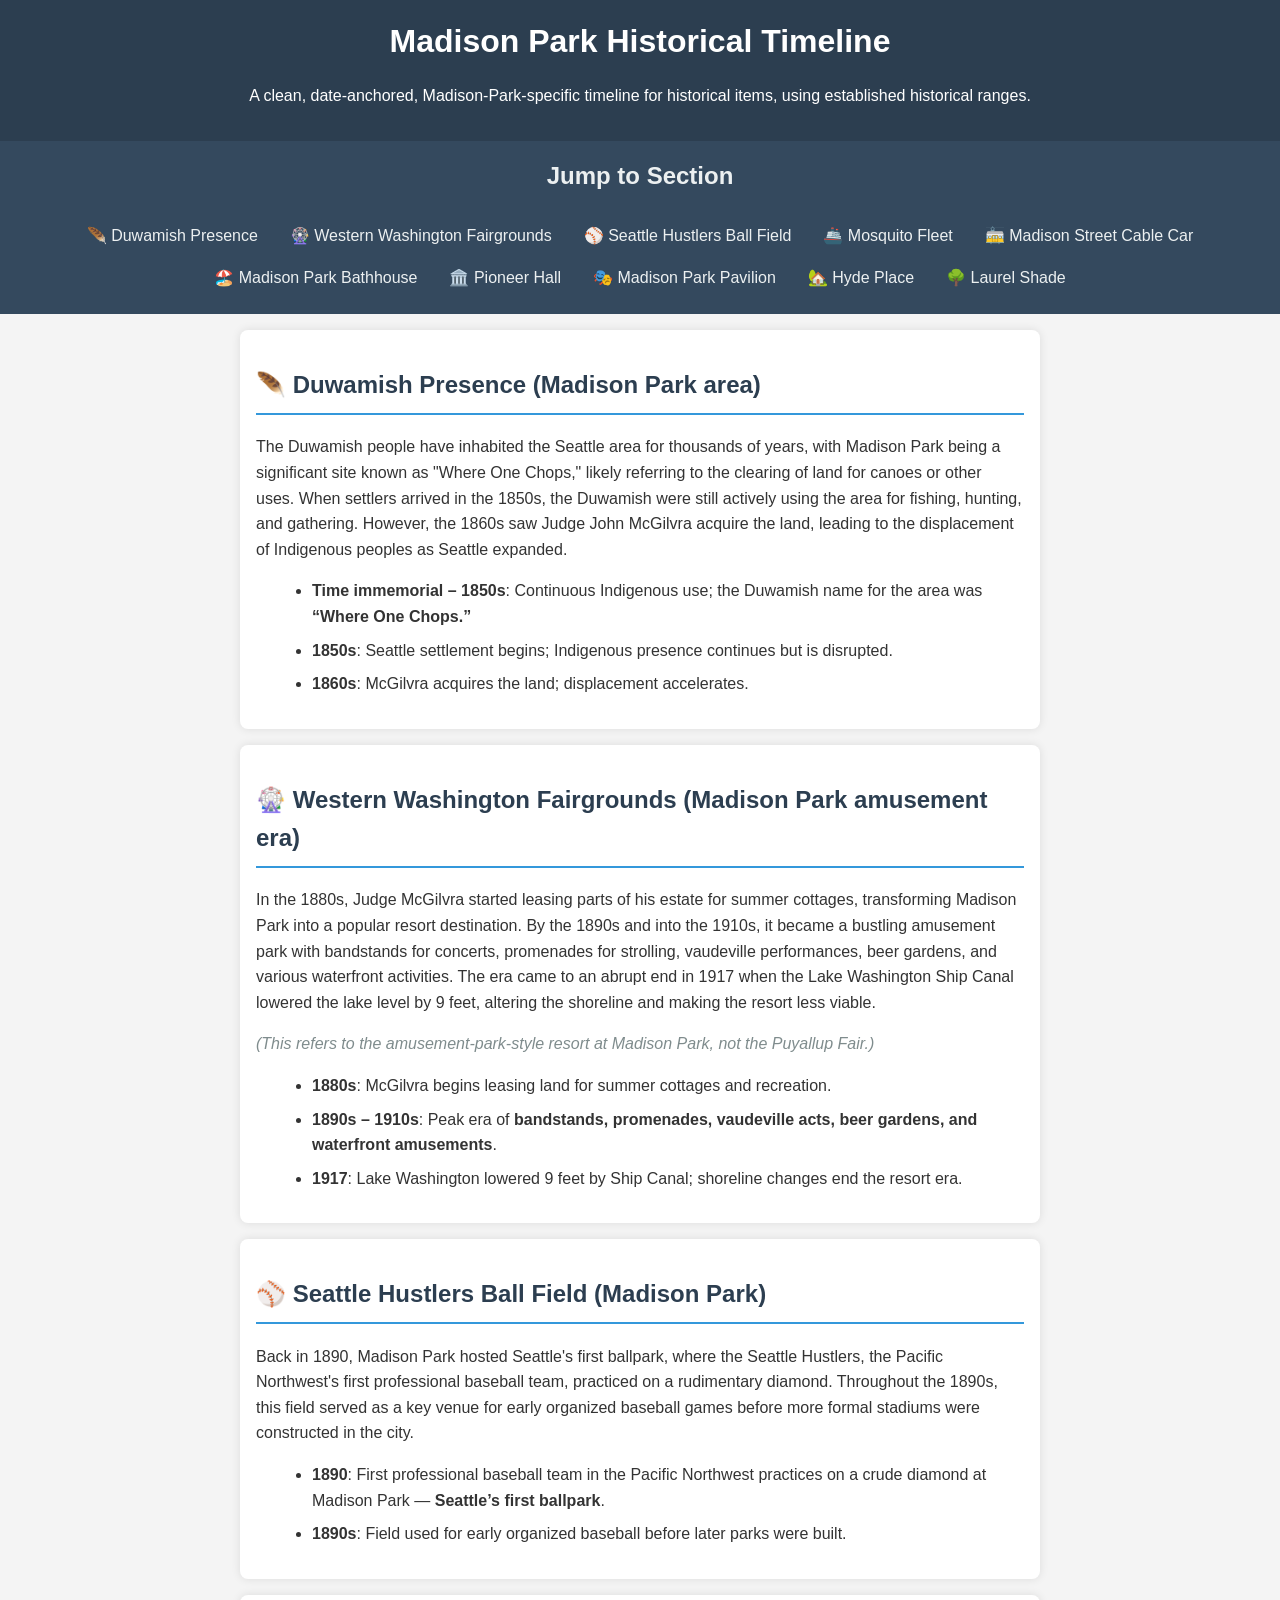
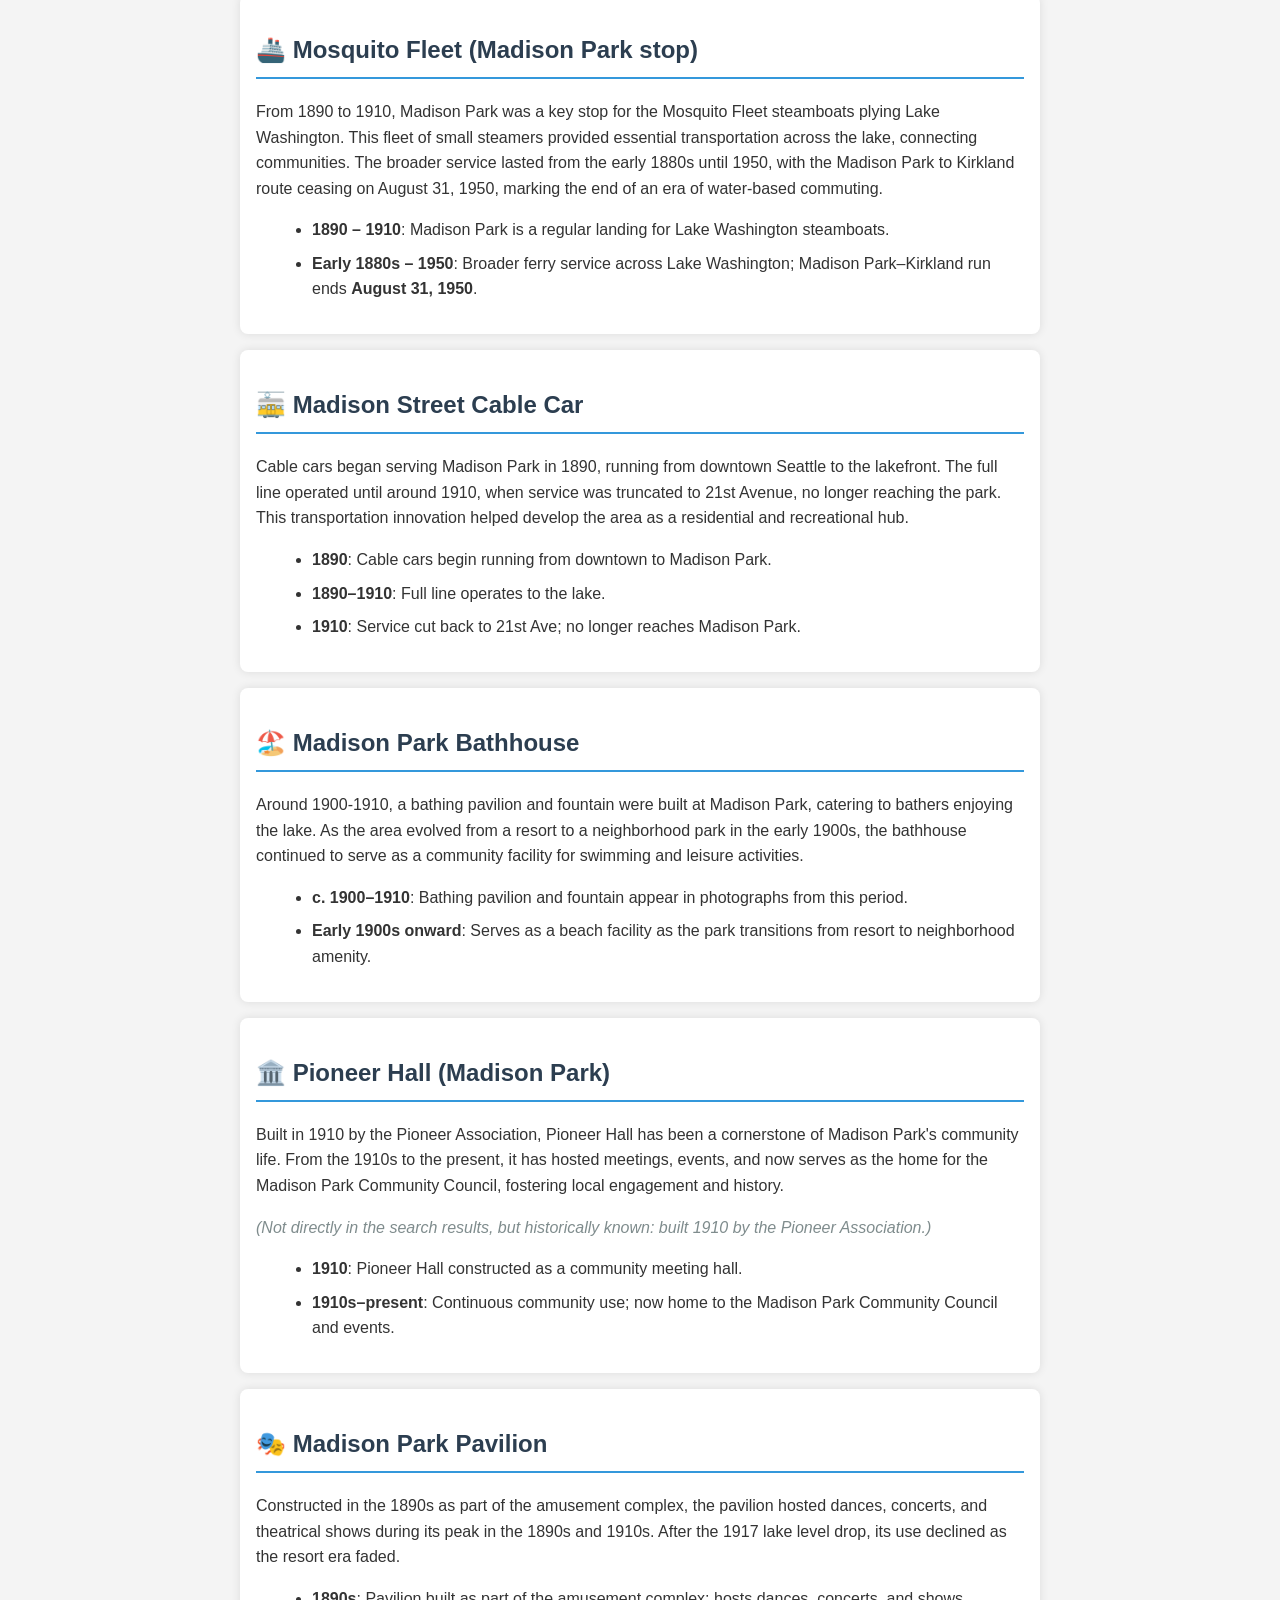
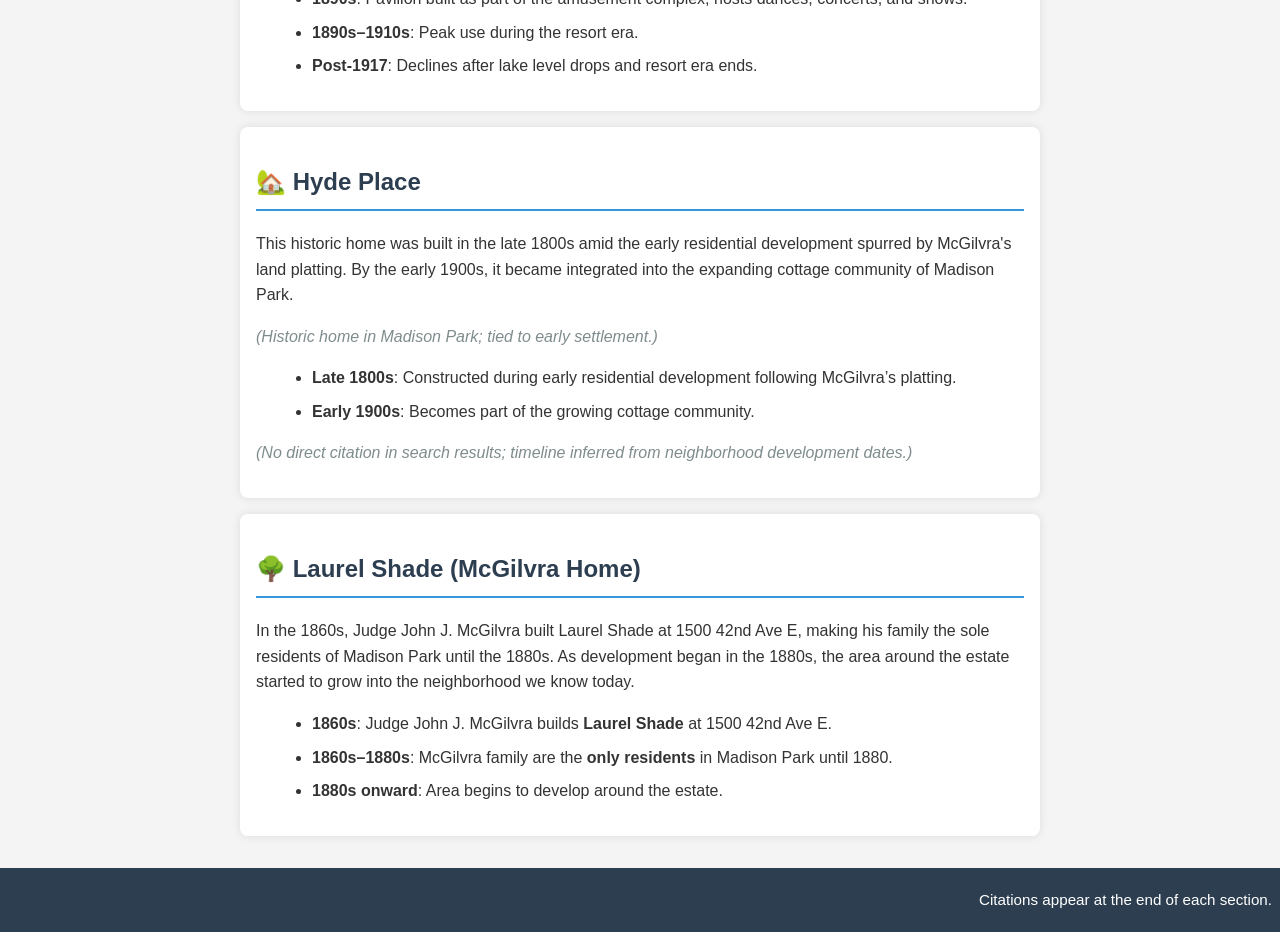
<file: ScavengerHunt.html>
<!DOCTYPE html>
<html lang="en">
<head>
    <meta charset="UTF-8">
    <meta name="viewport" content="width=device-width, initial-scale=1.0">
    <title>Madison Park Historical Timeline</title>
    <link rel="stylesheet" href="style.css">
</head>
<body>
    <header>
        <h1>Madison Park Historical Timeline</h1>
        <p>A clean, date-anchored, Madison-Park-specific timeline for historical items, using established historical ranges.</p>
    </header>
    <nav>
        <h2>Jump to Section</h2>
        <ul>
            <li><a href="#duwamish">🪶 Duwamish Presence</a></li>
            <li><a href="#fairgrounds">🎡 Western Washington Fairgrounds</a></li>
            <li><a href="#ballfield">⚾ Seattle Hustlers Ball Field</a></li>
            <li><a href="#mosquito">🚢 Mosquito Fleet</a></li>
            <li><a href="#cablecar">🚋 Madison Street Cable Car</a></li>
            <li><a href="#bathhouse">🏖️ Madison Park Bathhouse</a></li>
            <li><a href="#pioneer">🏛️ Pioneer Hall</a></li>
            <li><a href="#pavilion">🎭 Madison Park Pavilion</a></li>
            <li><a href="#hyde">🏡 Hyde Place</a></li>
            <li><a href="#laurel">🌳 Laurel Shade</a></li>
        </ul>
    </nav>
    <main>
        <section id="duwamish">
            <h2>🪶 Duwamish Presence (Madison Park area)</h2>
            <p>The Duwamish people have inhabited the Seattle area for thousands of years, with Madison Park being a significant site known as "Where One Chops," likely referring to the clearing of land for canoes or other uses. When settlers arrived in the 1850s, the Duwamish were still actively using the area for fishing, hunting, and gathering. However, the 1860s saw Judge John McGilvra acquire the land, leading to the displacement of Indigenous peoples as Seattle expanded.</p>
            <ul>
                <li><strong>Time immemorial – 1850s</strong>: Continuous Indigenous use; the Duwamish name for the area was <strong>“Where One Chops.”</strong></li>
                <li><strong>1850s</strong>: Seattle settlement begins; Indigenous presence continues but is disrupted.</li>
                <li><strong>1860s</strong>: McGilvra acquires the land; displacement accelerates.</li>
            </ul>
        </section>

        <section id="fairgrounds">
            <h2>🎡 Western Washington Fairgrounds (Madison Park amusement era)</h2>
            <p>In the 1880s, Judge McGilvra started leasing parts of his estate for summer cottages, transforming Madison Park into a popular resort destination. By the 1890s and into the 1910s, it became a bustling amusement park with bandstands for concerts, promenades for strolling, vaudeville performances, beer gardens, and various waterfront activities. The era came to an abrupt end in 1917 when the Lake Washington Ship Canal lowered the lake level by 9 feet, altering the shoreline and making the resort less viable.</p>
            <p><em>(This refers to the amusement-park-style resort at Madison Park, not the Puyallup Fair.)</em></p>
            <ul>
                <li><strong>1880s</strong>: McGilvra begins leasing land for summer cottages and recreation.</li>
                <li><strong>1890s – 1910s</strong>: Peak era of <strong>bandstands, promenades, vaudeville acts, beer gardens, and waterfront amusements</strong>.</li>
                <li><strong>1917</strong>: Lake Washington lowered 9 feet by Ship Canal; shoreline changes end the resort era.</li>
            </ul>
        </section>

        <section id="ballfield">
            <h2>⚾ Seattle Hustlers Ball Field (Madison Park)</h2>
            <p>Back in 1890, Madison Park hosted Seattle's first ballpark, where the Seattle Hustlers, the Pacific Northwest's first professional baseball team, practiced on a rudimentary diamond. Throughout the 1890s, this field served as a key venue for early organized baseball games before more formal stadiums were constructed in the city.</p>
            <ul>
                <li><strong>1890</strong>: First professional baseball team in the Pacific Northwest practices on a crude diamond at Madison Park — <strong>Seattle’s first ballpark</strong>.</li>
                <li><strong>1890s</strong>: Field used for early organized baseball before later parks were built.</li>
            </ul>
        </section>

        <section id="mosquito">
            <h2>🚢 Mosquito Fleet (Madison Park stop)</h2>
            <p>From 1890 to 1910, Madison Park was a key stop for the Mosquito Fleet steamboats plying Lake Washington. This fleet of small steamers provided essential transportation across the lake, connecting communities. The broader service lasted from the early 1880s until 1950, with the Madison Park to Kirkland route ceasing on August 31, 1950, marking the end of an era of water-based commuting.</p>
            <ul>
                <li><strong>1890 – 1910</strong>: Madison Park is a regular landing for Lake Washington steamboats.</li>
                <li><strong>Early 1880s – 1950</strong>: Broader ferry service across Lake Washington; Madison Park–Kirkland run ends <strong>August 31, 1950</strong>.</li>
            </ul>
        </section>

        <section id="cablecar">
            <h2>🚋 Madison Street Cable Car</h2>
            <p>Cable cars began serving Madison Park in 1890, running from downtown Seattle to the lakefront. The full line operated until around 1910, when service was truncated to 21st Avenue, no longer reaching the park. This transportation innovation helped develop the area as a residential and recreational hub.</p>
            <ul>
                <li><strong>1890</strong>: Cable cars begin running from downtown to Madison Park.</li>
                <li><strong>1890–1910</strong>: Full line operates to the lake.</li>
                <li><strong>1910</strong>: Service cut back to 21st Ave; no longer reaches Madison Park.</li>
            </ul>
        </section>

        <section id="bathhouse">
            <h2>🏖️ Madison Park Bathhouse</h2>
            <p>Around 1900-1910, a bathing pavilion and fountain were built at Madison Park, catering to bathers enjoying the lake. As the area evolved from a resort to a neighborhood park in the early 1900s, the bathhouse continued to serve as a community facility for swimming and leisure activities.</p>
            <ul>
                <li><strong>c. 1900–1910</strong>: Bathing pavilion and fountain appear in photographs from this period.</li>
                <li><strong>Early 1900s onward</strong>: Serves as a beach facility as the park transitions from resort to neighborhood amenity.</li>
            </ul>
        </section>

        <section id="pioneer">
            <h2>🏛️ Pioneer Hall (Madison Park)</h2>
            <p>Built in 1910 by the Pioneer Association, Pioneer Hall has been a cornerstone of Madison Park's community life. From the 1910s to the present, it has hosted meetings, events, and now serves as the home for the Madison Park Community Council, fostering local engagement and history.</p>
            <p><em>(Not directly in the search results, but historically known: built 1910 by the Pioneer Association.)</em></p>
            <ul>
                <li><strong>1910</strong>: Pioneer Hall constructed as a community meeting hall.</li>
                <li><strong>1910s–present</strong>: Continuous community use; now home to the Madison Park Community Council and events.</li>
            </ul>
        </section>

        <section id="pavilion">
            <h2>🎭 Madison Park Pavilion</h2>
            <p>Constructed in the 1890s as part of the amusement complex, the pavilion hosted dances, concerts, and theatrical shows during its peak in the 1890s and 1910s. After the 1917 lake level drop, its use declined as the resort era faded.</p>
            <ul>
                <li><strong>1890s</strong>: Pavilion built as part of the amusement complex; hosts dances, concerts, and shows.</li>
                <li><strong>1890s–1910s</strong>: Peak use during the resort era.</li>
                <li><strong>Post‑1917</strong>: Declines after lake level drops and resort era ends.</li>
            </ul>
        </section>

        <section id="hyde">
            <h2>🏡 Hyde Place</h2>
            <p>This historic home was built in the late 1800s amid the early residential development spurred by McGilvra's land platting. By the early 1900s, it became integrated into the expanding cottage community of Madison Park.</p>
            <p><em>(Historic home in Madison Park; tied to early settlement.)</em></p>
            <ul>
                <li><strong>Late 1800s</strong>: Constructed during early residential development following McGilvra’s platting.</li>
                <li><strong>Early 1900s</strong>: Becomes part of the growing cottage community.</li>
            </ul>
            <p><em>(No direct citation in search results; timeline inferred from neighborhood development dates.)</em></p>
        </section>

        <section id="laurel">
            <h2>🌳 Laurel Shade (McGilvra Home)</h2>
            <p>In the 1860s, Judge John J. McGilvra built Laurel Shade at 1500 42nd Ave E, making his family the sole residents of Madison Park until the 1880s. As development began in the 1880s, the area around the estate started to grow into the neighborhood we know today.</p>
            <ul>
                <li><strong>1860s</strong>: Judge John J. McGilvra builds <strong>Laurel Shade</strong> at 1500 42nd Ave E.</li>
                <li><strong>1860s–1880s</strong>: McGilvra family are the <strong>only residents</strong> in Madison Park until 1880.</li>
                <li><strong>1880s onward</strong>: Area begins to develop around the estate.</li>
            </ul>
        </section>
    </main>
    <footer>
        <p>Citations appear at the end of each section.</p>
    </footer>
</body>
</html>
</file>
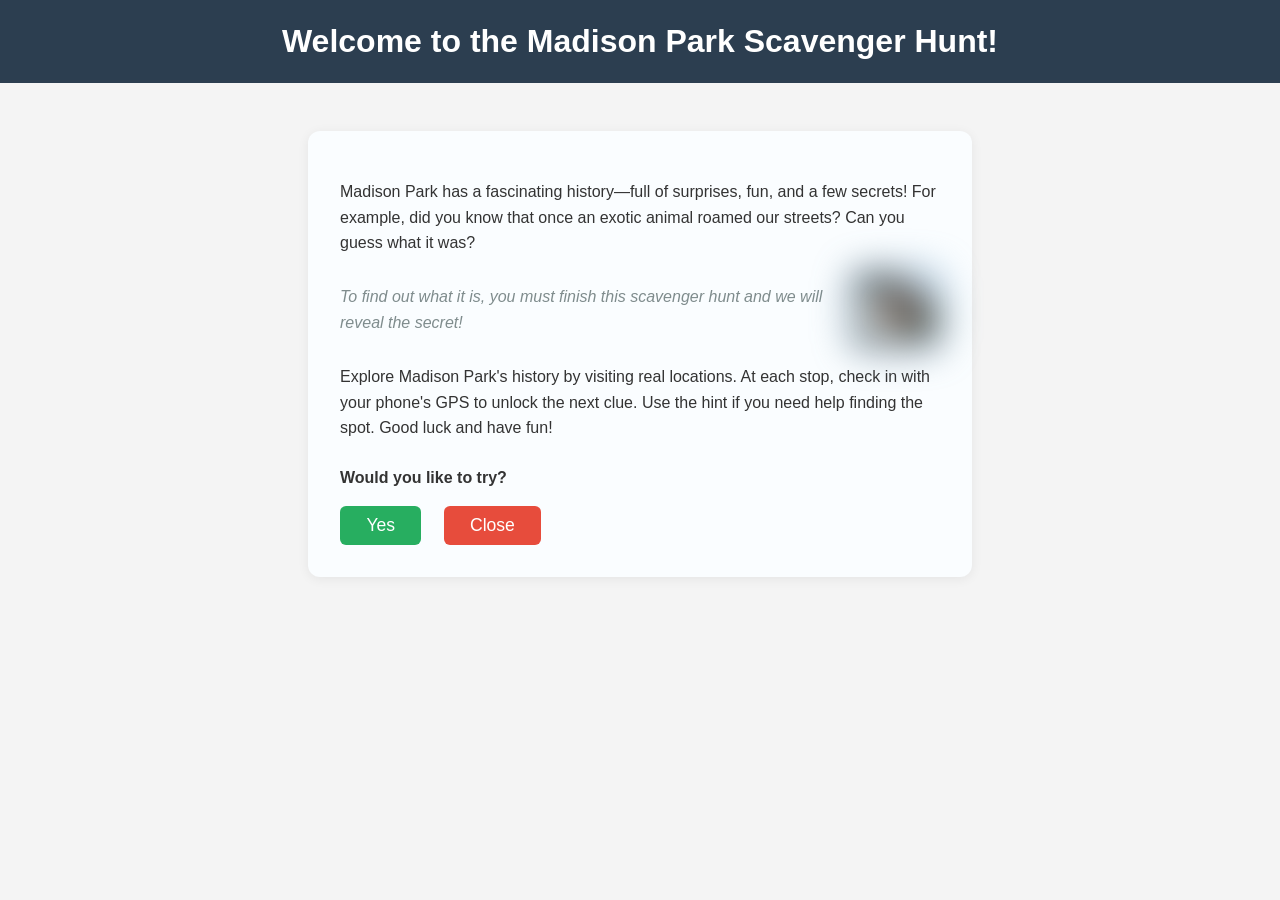
<file: start.html>
<!DOCTYPE html>
<html lang="en">
<head>
    <meta charset="UTF-8">
    <meta name="viewport" content="width=device-width, initial-scale=1.0">
    <title>Madison Park Historical Timeline</title>
    <link rel="stylesheet" href="style.css">
</head>
<body>
    <header>
        <h1>Welcome to the Madison Park Scavenger Hunt!</h1>
    </header>
    <main>
        <div style="max-width:600px;margin:2em auto;padding:2em;background:#fafdff;border-radius:12px;box-shadow:0 2px 12px #0001;">
            <p>Madison Park has a fascinating history—full of surprises, fun, and a few secrets! For example, did you know that once an exotic animal roamed our streets? Can you guess what it was?</p>
            <div style="display:flex;align-items:center;gap:1.5em;margin:1em 0 1em 0;">
                <em style="margin:0;">To find out what it is, you must finish this scavenger hunt and we will reveal the secret!</em>
                <img src="img/Queenie.png" alt="Secret animal" width="80" height="68" style="filter: blur(18px); -webkit-filter: blur(18px); pointer-events:none; user-select:none; background:#fff; border:4px solid #217dbb; border-radius:12px; box-shadow:0 2px 8px #0002;" />
            </div>
            <p>Explore Madison Park's history by visiting real locations. At each stop, check in with your phone's GPS to unlock the next clue. Use the hint if you need help finding the spot. Good luck and have fun!</p>
            <div style="margin:1.5em 0 1em 0;font-weight:bold;">Would you like to try?</div>
            <button id="start-hunt-btn" style="font-size:1.1em;padding:0.5em 1.5em;background:#27ae60;color:#fff;border:none;border-radius:6px;">Yes</button>
            <button id="close-page-btn" style="font-size:1.1em;padding:0.5em 1.5em;margin-left:1em;background:#e74c3c;color:#fff;border:none;border-radius:6px;">Close</button>
        </div>
    </main>
    <script>
    document.addEventListener('DOMContentLoaded', function() {
        var btn = document.getElementById('start-hunt-btn');
        if (btn) {
            btn.onclick = function() {
                window.location.href = 'game.html';
            };
        }
        var closeBtn = document.getElementById('close-page-btn');
        if (closeBtn) {
            closeBtn.onclick = function() {
                window.close();
            };
        }
    });
    </script>    </main>

</body>
</html>
</file>
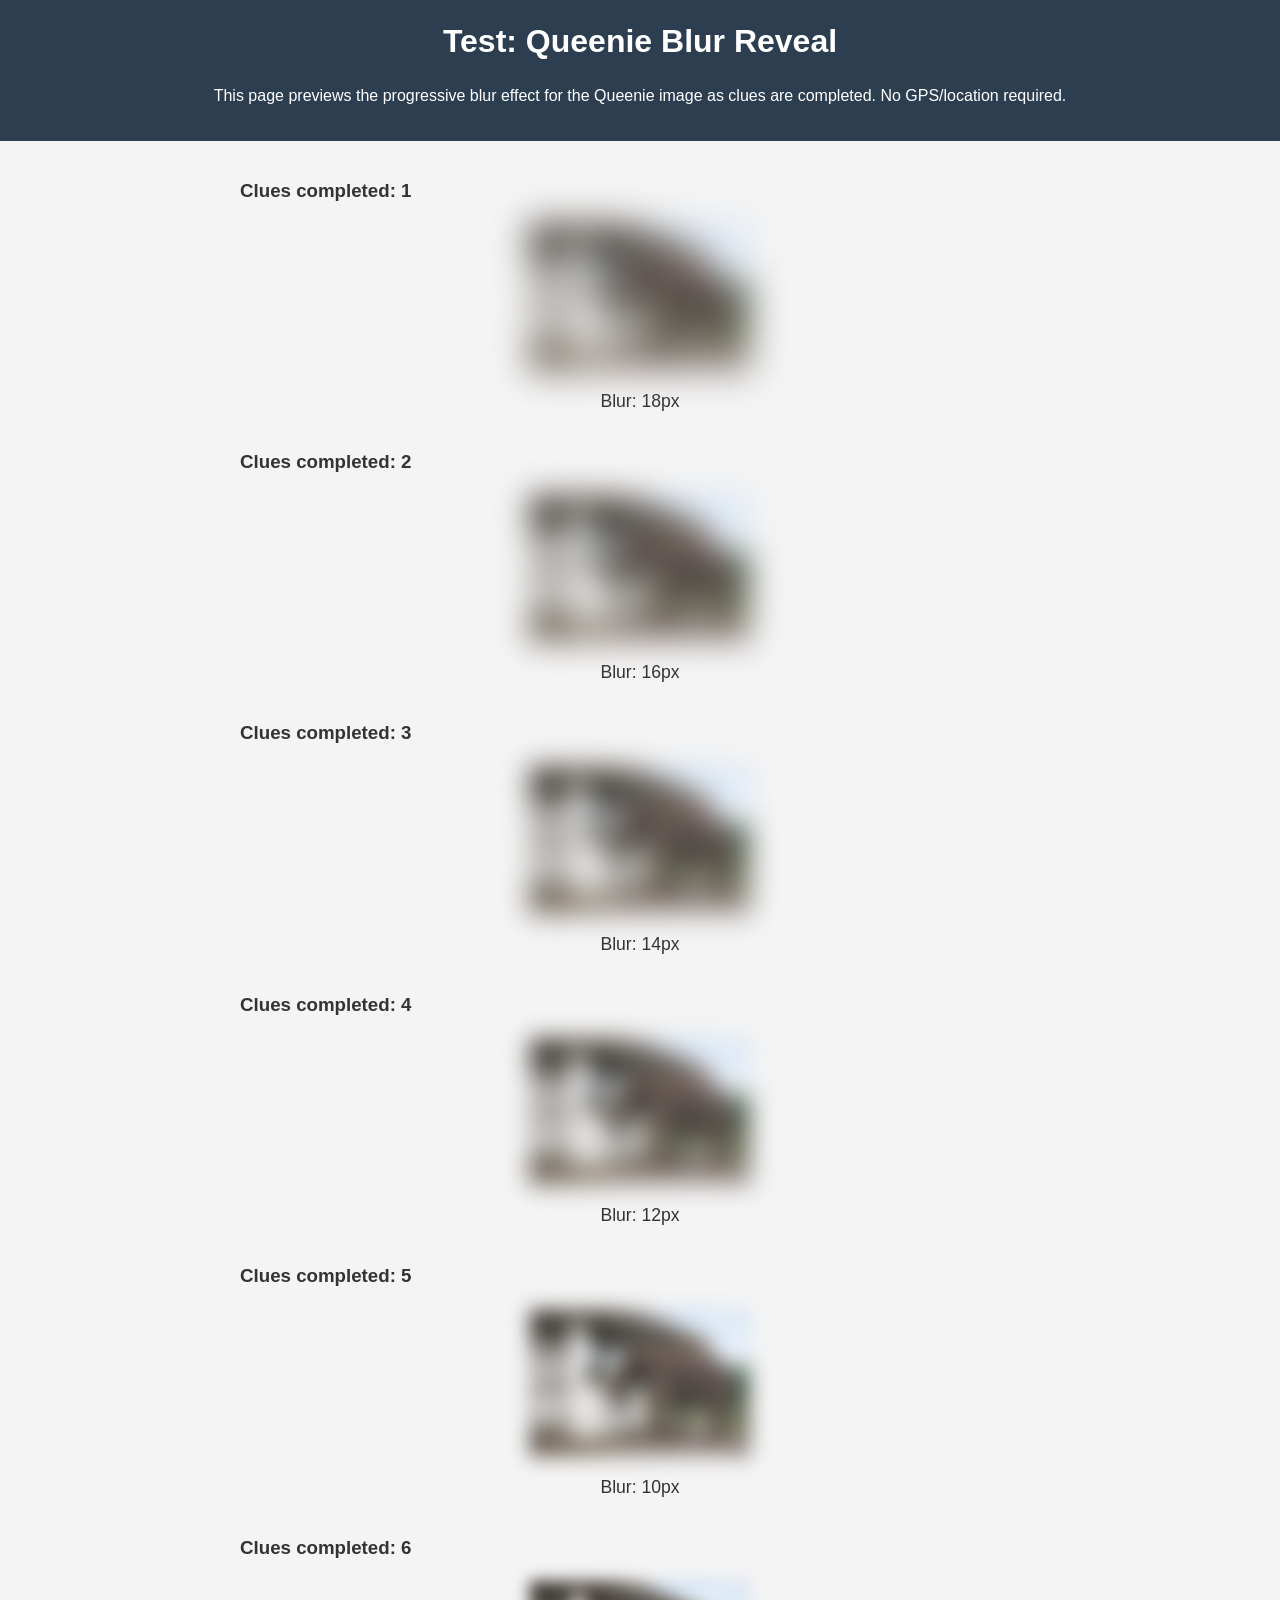
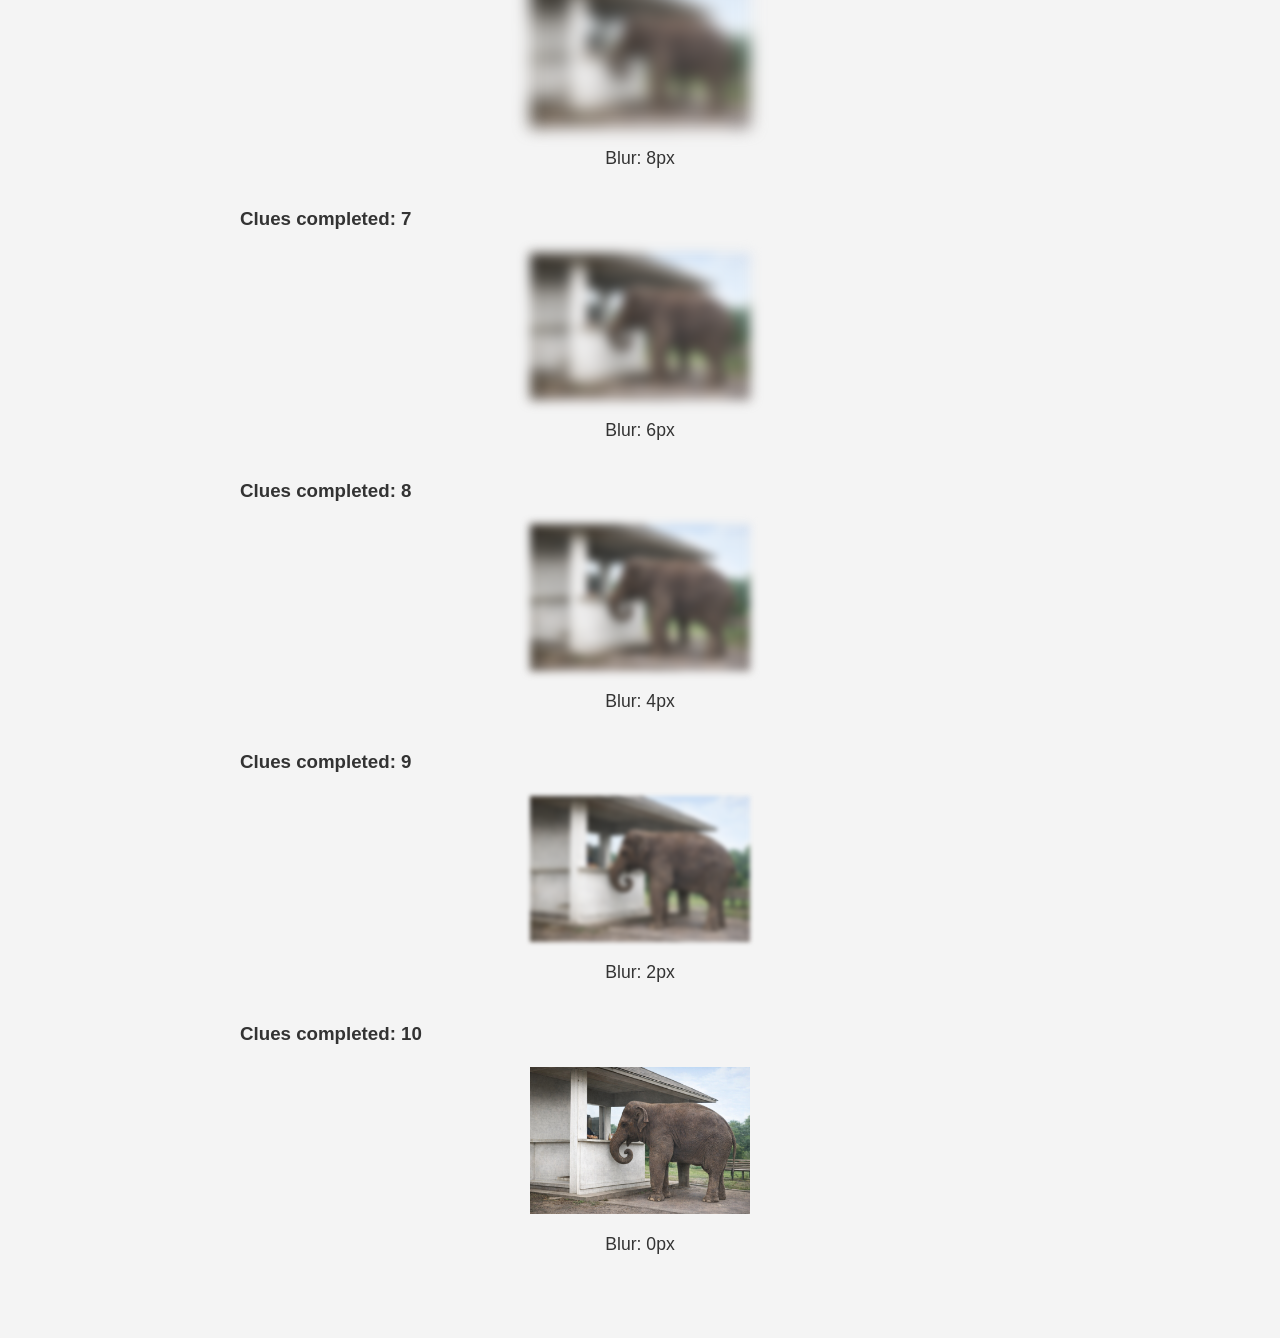
<file: test-blur.html>
<!DOCTYPE html>
<html lang="en">
<head>
    <meta charset="UTF-8">
    <meta name="viewport" content="width=device-width, initial-scale=1.0">
    <title>Test Queenie Blur Effect</title>
    <link rel="stylesheet" href="style.css">
</head>
<body>
    <header>
        <h1>Test: Queenie Blur Reveal</h1>
        <p>This page previews the progressive blur effect for the Queenie image as clues are completed. No GPS/location required.</p>
    </header>
    <main>
        <div id="test-blur-container"></div>
    </main>
    <script src="test-blur.js"></script>
</body>
</html>
</file>
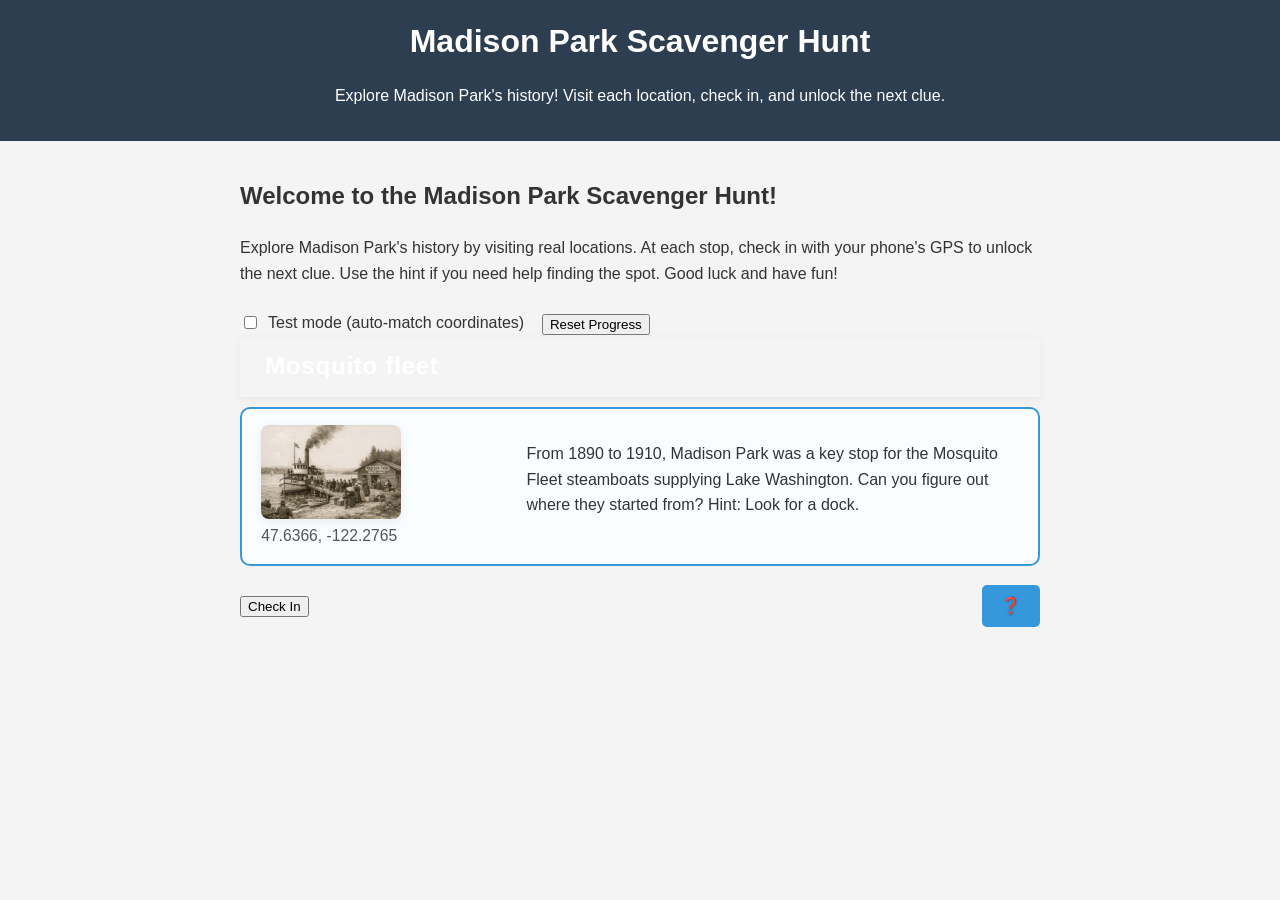
<file: testgame.html>
<!DOCTYPE html>
<html lang="en">
<head>
    <meta charset="UTF-8">
    <meta name="viewport" content="width=device-width, initial-scale=1.0">
    <title>Madison Park Scavenger Hunt Game</title>
    <link rel="stylesheet" href="style.css">
</head>
<body>
    <header>
        <h1>Madison Park Scavenger Hunt</h1>
        <p>Explore Madison Park's history! Visit each location, check in, and unlock the next clue.</p>
    </header>
    <main id="game">
        <div id="locations"></div>
    </main>
    <script src="testgame.js"></script>
</body>
</html>
</file>
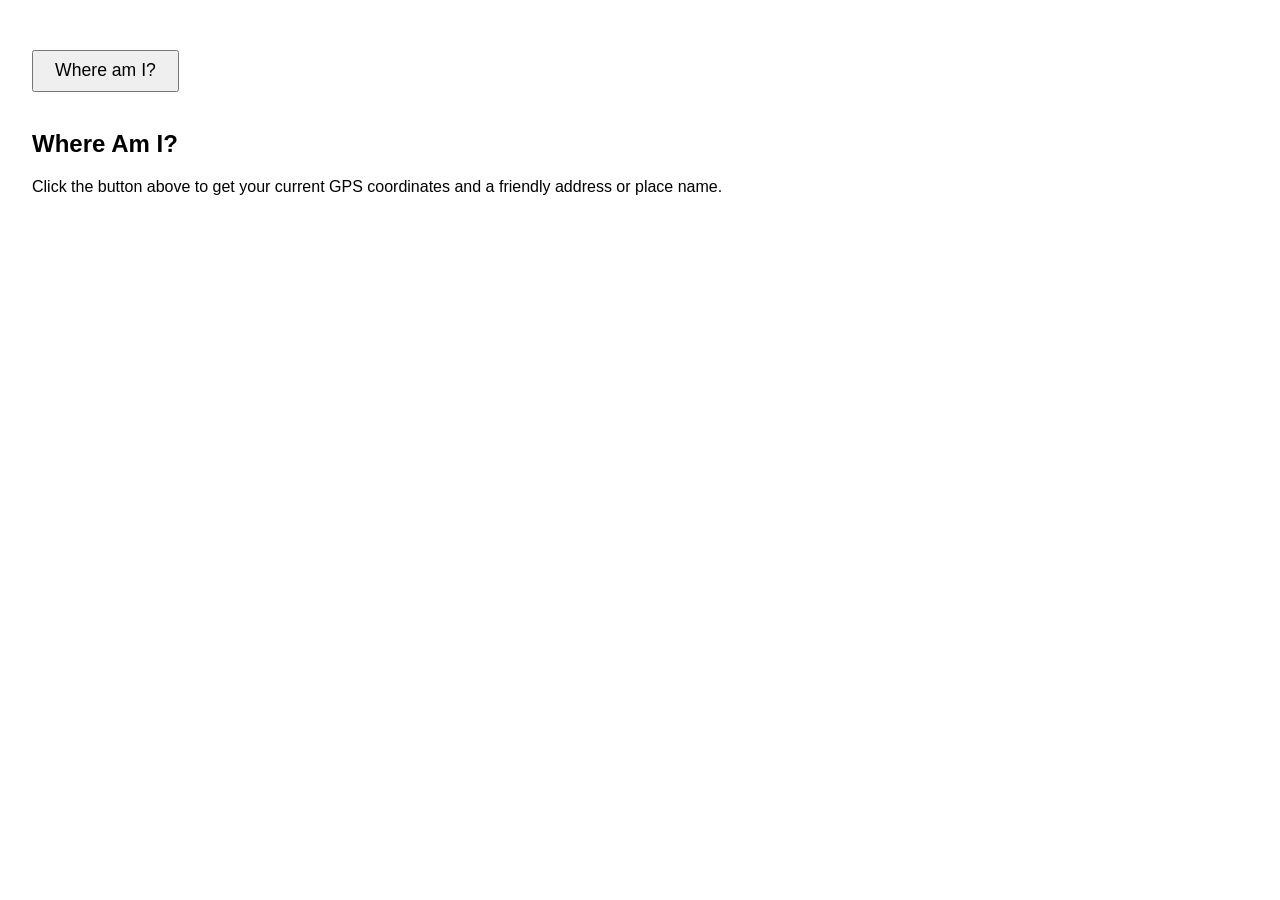
<file: whereami.html>
<!DOCTYPE html>
<html lang="en">
<head>
    <meta charset="UTF-8">
    <meta name="viewport" content="width=device-width, initial-scale=1.0">
    <title>Where Am I?</title>
    <style>
        body { font-family: Arial, sans-serif; margin: 2em; }
        #reverse-geocode-btn { font-size: 1.1em; padding: 0.5em 1.2em; }
        #reverse-geocode-result { margin-top: 1em; font-size: 1.1em; }
    </style>
</head>
<body>
    <h2>Where Am I?</h2>
    <p>Click the button above to get your current GPS coordinates and a friendly address or place name.</p>
    <!-- The button and result will be injected by the script -->
    <script src="reverse-geocode.js"></script>
</body>
</html>
</file>
<file: style.css>
.checkin-btn.disabled, .checkin-btn:disabled {
    opacity: 0.6;
    cursor: not-allowed;
    pointer-events: none;
}
/* Check In button styled like Next */
.checkin-btn {
    margin-top: 0.7em;
    padding: 0.5em 1.2em;
    font-size: 1em;
    background: #3498db;
    color: #fff;
    border: none;
    border-radius: 5px;
    cursor: pointer;
    transition: background 0.2s;
}
.checkin-btn:hover {
    background: #217dbb;
}
/* Reset button next to hint icon */
.reset-question-btn {
    font-size: 1em;
    padding: 0.2em 0.8em;
    background: #e74c3c;
    color: #fff;
    border: none;
    border-radius: 4px;
    cursor: pointer;
    transition: background 0.2s;
    margin-left: 0.3em;
}
.reset-question-btn:hover {
    background: #c0392b;
}
/* Queenie image and label far right */
.queenie-far-right {
    display: flex;
    flex-direction: column;
    align-items: center;
    justify-content: flex-start;
    margin-left: auto;
    min-width: 150px;
}
/* Distance and coordinates labels under compass */
.compass-labels-under {
    margin-left: 0.2em;
    margin-top: 0.5em;
    display: flex;
    flex-direction: column;
    align-items: flex-start;
}
/* Compass and Queenie row styling */
.compass-queenie-row {
    display: flex;
    flex-direction: row;
    justify-content: flex-start;
    align-items: center;
    gap: 1.5em;
}
.compass-queenie-flex {
    display: flex;
    flex-direction: row;
    align-items: center;
    justify-content: flex-start;
    gap: 1.5em;
}
.align-left {
    justify-content: flex-start !important;
    align-items: flex-start !important;
}
#queenie-blur-img.blurred-image {
    width: 140px;
    height: 120px;
    margin: 0;
    display: inline-block;
    vertical-align: middle;
    filter: blur(18px);
    -webkit-filter: blur(18px);
    pointer-events: none;
    user-select: none;
    background: #fff;
    border: 2px solid #217dbb;
    border-radius: 12px;
    box-shadow: 0 2px 8px #0002;
    transition: filter 0.3s;
}
/* Hidden but clickable button on question title bar */
.hidden-action-btn {
    position: absolute;
    right: 8px;
    top: 50%;
    transform: translateY(-50%);
    width: 32px;
    height: 32px;
    opacity: 0;
    z-index: 2;
    cursor: pointer;
    border: none;
    background: none;
    padding: 0;
}
/* Purple bold W for UW direction */
.uw-purple-w {
    color: #4B2E83; /* UW purple */
    font-weight: bold;
    font-family: 'Arial Black', Arial, sans-serif;
    font-size: 1.2em;
}
/* Strong blur for secret image */
.blurred-image {
    filter: blur(18px); /* ~90% blur visually */
    -webkit-filter: blur(18px);
    pointer-events: none;
    user-select: none;
    transition: filter 0.3s;
    max-width: 220px;
    margin: 1em auto;
    display: block;
}
/* Cross-hairs canvas styling */
#crosshairs-canvas {
        background: #fafdff;
        border-radius: 8px;
        box-shadow: 0 2px 8px rgba(52,152,219,0.08);
        margin-bottom: 0.3em;
        width: 100%;
        max-width: 260px;
        height: auto;
        display: block;
}
/* Reset button next to hint icon */
.reset-question-btn {
    font-size: 1em;
    padding: 0.2em 0.8em;
    background: #e74c3c;
    color: #fff;
    border: none;
    border-radius: 4px;
    cursor: pointer;
    transition: background 0.2s;
    margin-left: 0.3em;
}
.reset-question-btn:hover {
    background: #c0392b;
}
@media (max-width: 600px) {
    #crosshairs-canvas {
        max-width: 98vw;
        min-width: 160px;
        height: auto;
    }
}
.question-content-box {
    border: 2px solid #3498db;
    border-radius: 10px;
    background: #fafdff;
    padding: 1em 1.2em;
    margin-bottom: 1.2em;
    display: flex;
    flex-direction: column;
    align-items: flex-start;
    gap: 0;
}
/* Inline coordinates display */
.clue-coords-inline {
    font-size: 0.98em;
    color: #555;
    margin-bottom: 0.2em;
    display: flex;
    gap: 1.5em;
    align-items: center;
}
.your-coords-inline {
    margin-left: 1.5em;
}
/* Coordinates section below button */
.coords-section {
    margin-top: 1em;
    margin-bottom: 0.5em;
}
.clue-coords, .your-coords {
    font-size: 0.98em;
    color: #555;
    margin-bottom: 0.2em;
}
/* Layout for question row with image */
.question-row {
        display: flex;
        flex-direction: row;
        align-items: flex-start;
        gap: 1.2em;
}

@media (max-width: 600px) {
    .question-row {
        flex-direction: column;
        gap: 0.7em;
    }
    .question-image img {
        margin-bottom: 0.5em;
    }
}
.question-title {
    width: 100%;
    box-sizing: border-box;
    padding: 0.5em 1.2em;
        /* background is set inline for dynamic color */
    color: #fff;
    border-radius: 8px 8px 0 0;
    margin-bottom: 0.5em;
    font-size: 1.3em;
    font-weight: bold;
    letter-spacing: 0.03em;
    box-shadow: 0 2px 8px rgba(0,0,0,0.06);
}
.question-main {
    flex: 2;
    display: flex;
    flex-direction: column;
    justify-content: flex-start;
    align-items: flex-start;
    margin-left: 0;
    padding-left: 0;
}
.question-image {
    flex: 1;
    display: flex;
    align-items: center;
    justify-content: flex-start;
    margin-right: 0;
    margin-left: 0;
}
.question-image img {
    max-width: 140px;
    max-height: 120px;
    border-radius: 8px;
    box-shadow: 0 2px 8px rgba(0,0,0,0.08);
}
.answer-section {
    margin-top: 1em;
    font-size: 1.08em;
    color: #2c3e50;
}
.answer-text {
    background: #eaf6fb;
    border-left: 4px solid #3498db;
    padding: 0.7em 1em;
    border-radius: 6px;
    margin-bottom: 0.5em;
}
/* Next section and button styling */
.next-section-message {
    margin-top: 1em;
    font-size: 1.08em;
    color: #2c3e50;
    font-weight: 500;
}
.next-btn {
    margin-top: 0.7em;
    padding: 0.5em 1.2em;
    font-size: 1em;
    background: #3498db;
    color: #fff;
    border: none;
    border-radius: 5px;
    cursor: pointer;
    transition: background 0.2s;
}
.next-btn:hover {
    background: #217dbb;
}
/* Clue coordinates styling */
.clue-coords {
    font-size: 0.98em;
    color: #555;
    margin-bottom: 0.5em;
}
/* Check-in result styling */
.checkin-result {
    margin-top: 0.7em;
    font-size: 1.05em;
}
/* Button and hint icon on same line */

.button-hint-row {
    display: flex;
    align-items: center;
    margin-top: 0.5em;
    gap: 0.7em;
    justify-content: space-between;
}

.right-btn-group {
    display: flex;
    align-items: center;
    gap: 0.7em;
    margin-left: auto;
}

.uniform-btn-row > button,
.uniform-btn-row > .hint-icon {
    height: 2.7em;
    min-width: 2.7em;
    font-size: 1em;
    display: flex;
    align-items: center;
    justify-content: center;
    box-sizing: border-box;
}

.reset-question-btn {
    font-size: 1em;
    padding: 0.5em 1.2em;
    background: #3498db;
    color: #fff;
    border: none;
    border-radius: 5px;
    cursor: pointer;
    transition: background 0.2s;
    margin-left: 0;
    height: 2.7em;
    min-width: 2.7em;
    display: flex;
    align-items: center;
    justify-content: center;
}
.reset-question-btn:hover {
    background: #217dbb;
}

.hint-icon {
    cursor: pointer;
    font-size: 1em;
    margin-left: 0.3em;
    color: #fff !important;
    background: #3498db;
    border-radius: 5px;
    padding: 0.5em 1.2em;
    border: none;
    transition: background 0.2s;
    display: inline-flex;
    align-items: center;
    justify-content: center;
    font-family: Arial, sans-serif;
    font-weight: bold;
    text-shadow: 0 1px 2px #217dbb, 0 0 2px #217dbb;
}
.hint-icon:hover, .hint-icon:focus {
    background: #217dbb;
    outline: none;
}
body {
    font-family: Arial, sans-serif;
    line-height: 1.6;
    margin: 0;
    padding: 0;
    background-color: #f4f4f4;
    color: #333;
}

header {
    background-color: #2c3e50;
    color: white;
    text-align: center;
    padding: 1rem;
}

header h1 {
    margin: 0;
}

nav {
    background-color: #34495e;
    color: white;
    padding: 1rem;
    text-align: center;
}

nav h2 {
    margin-top: 0;
    color: #ecf0f1;
}

nav ul {
    list-style-type: none;
    padding: 0;
    margin: 0;
    display: flex;
    flex-wrap: wrap;
    justify-content: center;
}

nav li {
    margin: 0.5rem;
}

nav a {
    color: #ecf0f1;
    text-decoration: none;
    padding: 0.5rem;
    border-radius: 4px;
    transition: background-color 0.3s;
}

nav a:hover {
    background-color: #3498db;
}

main {
    max-width: 800px;
    margin: 0 auto;
    padding: 1rem;
}

section {
    background-color: white;
    margin-bottom: 1rem;
    padding: 1rem;
    border-radius: 8px;
    box-shadow: 0 0 10px rgba(0,0,0,0.1);
}

section h2 {
    color: #2c3e50;
    border-bottom: 2px solid #3498db;
    padding-bottom: 0.5rem;
}

ul {
    list-style-type: disc;
    margin-left: 1rem;
}

li {
    margin-bottom: 0.5rem;
}

em {
    font-style: italic;
    color: #7f8c8d;
}

footer {
    text-align: center;
    padding: 0.3rem 0.5rem;
    background-color: #2c3e50;
    color: white;
    font-size: 0.95em;
    display: flex;
    justify-content: flex-end;
    align-items: center;
    gap: 0.7em;
}

.answer-row {
    width: 100%;
    box-sizing: border-box;
    padding: 0.5em 1.2em;
    margin: 1.2em 0 0 0;
    display: block;
}
</file>
<file: header-queenie.css>
/* Queenie image in header, right-justified */

.header-queenie-container {
    display: flex;
    align-items: center;
    justify-content: space-between;
    width: 100%;
}

.header-queenie-cell-wrapper {
    position: absolute;
    right: 2.5em;
    bottom: 0.5em;
    display: flex;
    flex-direction: column;
    align-items: center;
    z-index: 2;
}

header {
    position: relative;
    min-height: 160px;
}

.header-queenie-cell {
    display: flex;
    flex-direction: column;
    align-items: center;
    justify-content: center;
    background: #eaf6fb;
    border: 1px solid #217dbb;
    border-radius: 12px;
    box-shadow: 0 1px 4px #0001;
    padding: 0.3em 0.7em 0.5em 0.7em;
    margin-left: 1.2em;
    min-width: 100px;
    min-height: 100px;
    max-height: 120px;
}



.whoami-title {
    font-size: 1em;
    font-weight: bold;
    text-align: center;
    color: #217dbb;
    background: #fff;
    padding: 0.12em 0.7em 0.12em 0.7em;
    border-radius: 6px;
    margin-top: 0.4em;
    box-shadow: 0 1px 4px #0001;
}

header {
    position: relative;
    min-height: 120px;
}
.header-queenie-title {
    font-size: 2.1em;
    font-weight: bold;
    color: #fff;
    margin: 0;
    flex: 1;
}
.header-queenie-img {
    width: 90px;
    height: 75px;
    filter: blur(18px);
    -webkit-filter: blur(18px);
    margin-left: 1.5em;
    border-radius: 12px;
    background: #fff;
    border: 2px solid #217dbb;
    box-shadow: 0 2px 8px #0002;
    pointer-events: none;
    user-select: none;
    display: block;
}
@media (max-width: 600px) {
    .header-queenie-img {
        width: 60px;
        height: 50px;
        margin-left: 0.7em;
    }
    .header-queenie-title {
        font-size: 1.2em;
    }
}
</file>
